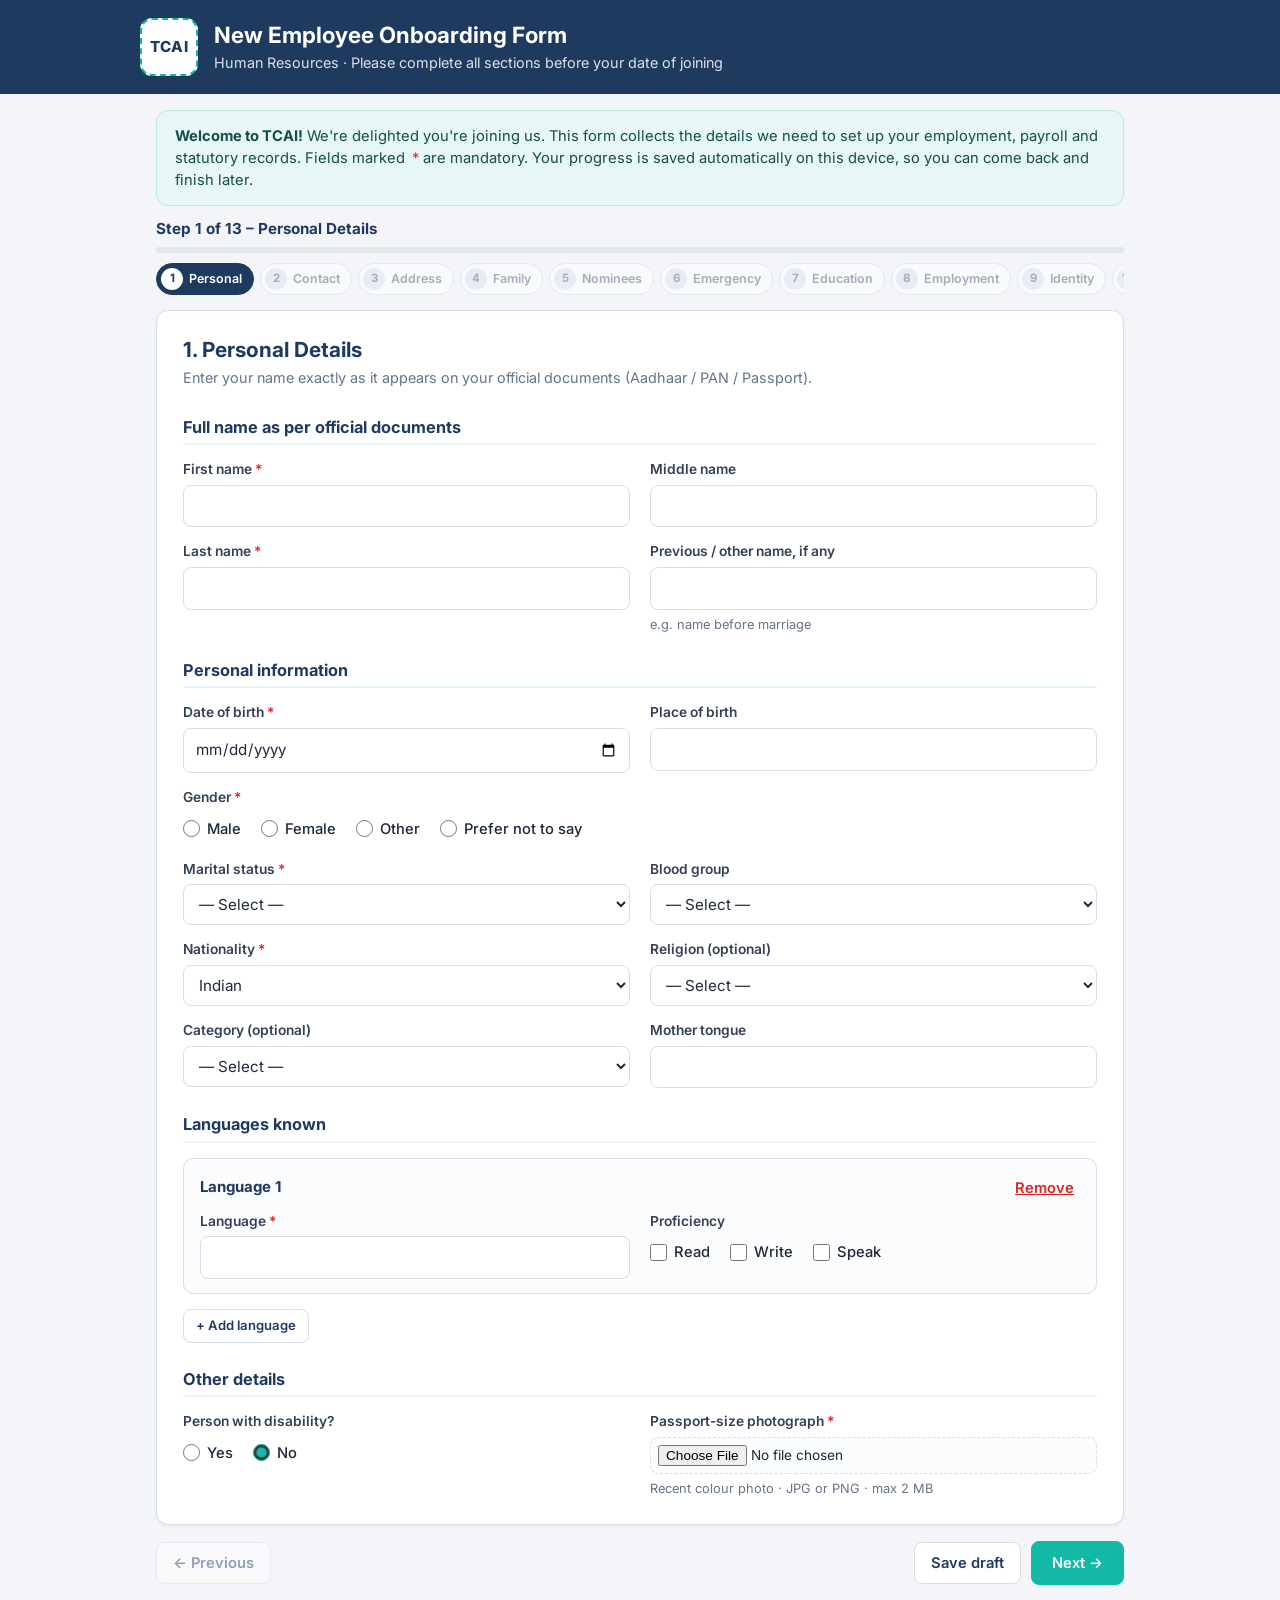
<file: app/templates/onboarding.html>
<!DOCTYPE html>
<html lang="en">
<head>
<meta charset="UTF-8">
<meta name="viewport" content="width=device-width, initial-scale=1">
<title>TCAI – New Employee Onboarding Form</title>
<!--
==========================================================================
 TCAI – NEW EMPLOYEE ONBOARDING FORM
==========================================================================
 A self-contained onboarding form (HTML + CSS + vanilla JS). Open this file
 in any modern browser – no build step or server is required.

 HOW IT WORKS
 - The form is defined declaratively in the SECTIONS array (search for
   "FORM SCHEMA"). To add / remove / rename a field, edit that array only;
   rendering, validation, review page and JSON export follow automatically.
 - Every change is auto-saved to localStorage (key: tcai_onboarding_draft_v1).
   Uploaded files are NOT stored in drafts (browser storage limits/privacy).
 - On submit a reference number (TCAI-ONB-YYYYMMDD-XXXX) is generated and the
   candidate can download the data as JSON or print / save it as a PDF.

 CONNECTING TO A BACKEND
 Replace the local-only behaviour in submitForm() with a POST to your API.
 A ready-to-use placeholder is included (commented out) inside submitForm():

   const fd = new FormData();
   fd.append('payload', JSON.stringify(buildPayload()));
   Object.entries(files).forEach(([key, file]) => fd.append(key, file, file.name));
   const res = await fetch('/api/onboarding', { method: 'POST', body: fd });
   if (!res.ok) throw new Error('Submission failed');
   const { referenceNumber } = await res.json();   // let the server issue the ref no.

 The server should re-validate every field, store files securely, and
 encrypt sensitive values (Aadhaar, PAN, bank account) at rest.
 Sensitive values are never written to the browser console by this page.
==========================================================================
-->
<link rel="preconnect" href="https://fonts.googleapis.com">
<link href="https://fonts.googleapis.com/css2?family=Inter:wght@400;500;600;700;800&display=swap" rel="stylesheet">
<style>
  :root{
    --navy:#1F3A5F; --navy-2:#2B4C77; --teal:#14B8A6; --teal-d:#0F8F82; --teal-l:#E6F7F5;
    --bg:#F3F5F8; --card:#FFFFFF; --text:#1E293B; --muted:#64748B; --border:#D7DEE7;
    --err:#DC2626; --warn:#B45309; --ok:#15803D; --radius:12px;
  }
  *{box-sizing:border-box}
  html{scroll-padding-top:150px}
  body{margin:0;font-family:Inter,system-ui,-apple-system,"Segoe UI",Roboto,Arial,sans-serif;font-size:15px;line-height:1.5;color:var(--text);background:var(--bg)}
  h1,h2,h3,h4{line-height:1.25}

  /* ---------- Header ---------- */
  .topbar{background:var(--navy);color:#fff;padding:18px 16px}
  .topbar-in{max-width:1000px;margin:0 auto;display:flex;gap:16px;align-items:center}
  .logo{width:58px;height:58px;flex:none;border-radius:12px;background:#fff;color:var(--navy);display:grid;place-items:center;font-weight:800;letter-spacing:.5px;border:2px dashed var(--teal);font-size:.95rem}
  .topbar h1{margin:0;font-size:1.4rem;font-weight:700}
  .topbar p{margin:3px 0 0;opacity:.85;font-size:.9rem}

  /* ---------- Layout ---------- */
  .app{max-width:1000px;margin:0 auto;padding:0 16px}
  .welcome{margin:16px 0 0;padding:14px 18px;background:var(--teal-l);border:1px solid #BCE9E3;border-radius:var(--radius);font-size:.92rem;color:#134E4A}
  .stepper-wrap{position:sticky;top:0;z-index:20;background:var(--bg);padding:12px 0 8px;border-bottom:1px solid transparent}
  .step-label{font-weight:700;color:var(--navy);font-size:.95rem;margin-bottom:6px}
  .progress{height:6px;background:#E2E8F0;border-radius:99px;overflow:hidden}
  .progress>div{height:100%;background:var(--teal);border-radius:99px;transition:width .3s ease}
  .progress.big{height:10px;margin:8px 0 14px}
  .stepper{list-style:none;margin:10px 0 0;padding:0 0 6px;display:flex;gap:6px;overflow-x:auto;scrollbar-width:thin}
  .st{display:flex;align-items:center;gap:6px;border:1px solid var(--border);background:#fff;border-radius:99px;padding:4px 11px 4px 4px;font:inherit;font-size:.78rem;font-weight:600;color:var(--muted);cursor:pointer;white-space:nowrap}
  .st .dot{width:22px;height:22px;border-radius:50%;display:grid;place-items:center;background:#E2E8F0;font-size:.72rem;font-weight:700}
  .st.done{color:var(--navy);border-color:#9ED9D1}
  .st.done .dot{background:var(--teal);color:#fff}
  .st.current{background:var(--navy);border-color:var(--navy);color:#fff}
  .st.current .dot{background:#fff;color:var(--navy)}
  .st:disabled{cursor:not-allowed;opacity:.55}

  .card{background:var(--card);border:1px solid var(--border);border-radius:var(--radius);padding:26px;box-shadow:0 1px 3px rgba(15,23,42,.06)}
  .sec-title{margin:0;color:var(--navy);font-size:1.3rem}
  .sec-intro{margin:4px 0 0;color:var(--muted);font-size:.9rem}
  .sec-err{margin-top:14px;padding:10px 14px;border-radius:8px;background:#FEF2F2;border:1px solid #FECACA;color:var(--err);font-size:.88rem;font-weight:500}
  .sec-err[hidden]{display:none}

  /* ---------- Fields ---------- */
  .grid{display:grid;grid-template-columns:repeat(2,minmax(0,1fr));gap:14px 20px;margin-top:16px}
  .field{display:flex;flex-direction:column;gap:5px;min-width:0}
  .field.full{grid-column:1/-1}
  .field[hidden]{display:none}
  label{font-weight:600;font-size:.86rem;color:#334155}
  .req{color:var(--err);margin-left:3px}
  input[type=text],input[type=email],input[type=url],input[type=number],input[type=date],input[type=month],input[type=tel],input[type=password],select,textarea{
    width:100%;font:inherit;font-size:.95rem;padding:9px 11px;border:1px solid var(--border);border-radius:8px;background:#fff;color:var(--text);min-height:40px}
  textarea{resize:vertical}
  input:focus,select:focus,textarea:focus{outline:3px solid rgba(20,184,166,.3);outline-offset:0;border-color:var(--teal)}
  button:focus-visible{outline:3px solid rgba(20,184,166,.5);outline-offset:2px}
  input:disabled,select:disabled,textarea:disabled,input[readonly]{background:#EEF1F5;color:#64748B}
  input:disabled,select:disabled,textarea:disabled{cursor:not-allowed}
  .invalid input,.invalid select,.invalid textarea,.invalid .tags{border-color:var(--err)}
  .invalid.checkbox-field .choice{border-color:var(--err)}
  .err{color:var(--err);font-size:.8rem;font-weight:500}
  .warn{color:var(--warn);font-size:.8rem}
  .hint{color:var(--muted);font-size:.8rem}
  .err:empty,.warn:empty,.hint:empty{display:none}
  .heading h3{margin:12px 0 0;font-size:1.02rem;color:var(--navy);padding-bottom:6px;border-bottom:2px solid var(--teal-l)}
  .heading.hr-head h3{color:#7C2D12;border-color:#FED7AA}
  .muted{color:var(--muted);font-size:.86rem;margin:2px 0 0}
  .note{margin:0;padding:10px 14px;border-radius:8px;background:#F1F5F9;border-left:4px solid var(--navy-2);font-size:.86rem;color:#334155}
  .note.conf{background:#FFF7ED;border-color:#F59E0B}
  .note.hr{background:#FFF7ED;border-color:#EA580C}
  .choice-row{display:flex;flex-wrap:wrap;gap:8px 20px;padding:5px 0}
  .choice{display:inline-flex;align-items:center;gap:7px;font-weight:500;font-size:.92rem;color:var(--text);cursor:pointer}
  .choice input{width:17px;height:17px;margin:0;accent-color:var(--teal);flex:none}
  .checkbox-field .choice{align-items:flex-start;background:#F8FAFC;border:1px solid var(--border);border-radius:8px;padding:12px 14px}
  .checkbox-field .choice input{margin-top:3px}
  .input-group{display:flex;gap:6px}
  .input-group .cc{width:96px;flex:none}
  .input-group input{flex:1;min-width:0}

  .file-box{display:flex;flex-direction:column;gap:6px}
  .file-box input[type=file]{font:inherit;font-size:.85rem;padding:7px;border:1px dashed var(--border);border-radius:8px;background:#FBFCFE;width:100%}
  .file-chip{display:flex;align-items:center;justify-content:space-between;gap:8px;padding:6px 10px;background:var(--teal-l);border-radius:8px;font-size:.84rem;word-break:break-all}
  .photo-preview{width:110px;height:140px;object-fit:cover;border-radius:8px;border:1px solid var(--border)}
  .sig-preview{max-width:220px;max-height:80px;object-fit:contain;border:1px solid var(--border);border-radius:6px;background:#fff}

  .tags{display:flex;flex-wrap:wrap;gap:6px;align-items:center;padding:6px 8px;border:1px solid var(--border);border-radius:8px;background:#fff;min-height:40px;cursor:text}
  .tags input{border:0;outline:0;flex:1;min-width:140px;font:inherit;font-size:.92rem;padding:4px}
  .tag{display:inline-flex;align-items:center;gap:4px;background:var(--navy);color:#fff;border-radius:99px;padding:2px 4px 2px 10px;font-size:.8rem}
  .tag button{border:0;background:rgba(255,255,255,.2);color:#fff;border-radius:50%;width:18px;height:18px;line-height:1;cursor:pointer;padding:0}

  .repeat .rep-row{border:1px solid var(--border);border-radius:10px;padding:14px 16px;background:#FBFCFE;margin-top:10px}
  .rep-row-head{display:flex;justify-content:space-between;align-items:center;gap:10px;color:var(--navy)}
  .rep-row .grid{margin-top:8px}
  .repeat>.btn-ghost{align-self:flex-start;margin-top:10px}
  .total{padding:10px 14px;border-radius:8px;font-size:.9rem}
  .total.ok{background:#F0FDF4;color:var(--ok);border:1px solid #BBF7D0}
  .total.bad{background:#FEF2F2;color:var(--err);border:1px solid #FECACA}

  .cl-head{display:flex;justify-content:space-between;align-items:baseline;color:var(--navy)}
  .checklist{list-style:none;padding:0;margin:0;display:grid;grid-template-columns:repeat(2,minmax(0,1fr));gap:6px 18px}
  .checklist li{display:flex;align-items:center;gap:10px;font-size:.88rem;padding:6px 0;border-bottom:1px solid #EEF2F6}
  .badge{flex:none;font-size:.7rem;font-weight:700;padding:2px 8px;border-radius:99px;min-width:72px;text-align:center}
  .checklist .ok .badge{background:#DCFCE7;color:var(--ok)}
  .checklist .pending .badge{background:#FEF3C7;color:#92400E}
  .checklist .opt .badge{background:#E2E8F0;color:var(--muted)}

  /* ---------- Buttons ---------- */
  .btn-primary,.btn-ghost,.btn-link{font:inherit;font-weight:600;cursor:pointer;border-radius:8px;font-size:.92rem}
  .btn-primary{background:var(--teal);color:#fff;border:1px solid var(--teal);padding:10px 20px}
  .btn-primary:hover{background:var(--teal-d)}
  .btn-ghost{background:#fff;color:var(--navy);border:1px solid var(--border);padding:9px 16px}
  .btn-ghost:hover{border-color:var(--navy)}
  .btn-ghost:disabled{opacity:.45;cursor:not-allowed}
  .btn-link{background:none;border:0;color:var(--navy-2);padding:4px 6px;text-decoration:underline}
  .btn-link.danger{color:var(--err)}
  .sm{padding:6px 12px;font-size:.82rem}
  .actions{display:flex;gap:10px;align-items:center;flex-wrap:wrap;padding:16px 0 40px}
  .spacer{flex:1}
  .btn-row{display:flex;gap:10px;flex-wrap:wrap;justify-content:center}

  /* ---------- Review ---------- */
  .rv-top{display:flex;gap:18px;align-items:center;margin-top:10px}
  .rv-photo{width:90px;height:115px;object-fit:cover;border-radius:8px;border:1px solid var(--border)}
  .rv-sec{border:1px solid var(--border);border-radius:10px;padding:14px 18px;margin-top:14px}
  .rv-head{display:flex;justify-content:space-between;align-items:center;gap:10px}
  .rv-head h3{margin:0;color:var(--navy);font-size:1.05rem}
  .rv-sec h4{margin:12px 0 4px;font-size:.88rem;color:var(--navy-2);text-transform:uppercase;letter-spacing:.03em}
  .rv{display:grid;grid-template-columns:minmax(150px,240px) 1fr;gap:3px 16px;margin:6px 0;font-size:.88rem}
  .rv dt{color:var(--muted)}
  .rv dd{margin:0;word-break:break-word;font-weight:500}
  .rv-row{border-left:3px solid var(--teal-l);padding-left:12px;margin:8px 0}
  .rv-row-t{font-weight:700;font-size:.85rem;color:var(--navy)}

  /* ---------- Confirmation ---------- */
  .confirm{text-align:center;padding:24px 8px}
  .big-check{width:72px;height:72px;margin:0 auto 10px;border-radius:50%;background:var(--teal);color:#fff;display:grid;place-items:center;font-size:2.2rem;font-weight:700}
  .confirm h2{color:var(--navy);margin:8px 0}
  .refbox{display:inline-flex;flex-direction:column;gap:2px;margin:16px 0;padding:14px 28px;border:2px dashed var(--teal);border-radius:12px;color:var(--muted);font-size:.85rem}
  .refbox strong{font-size:1.4rem;color:var(--navy);letter-spacing:.04em}

  /* ---------- Modal / toast ---------- */
  .modal{position:fixed;inset:0;background:rgba(15,23,42,.5);display:grid;place-items:center;z-index:50;padding:16px}
  .modal[hidden]{display:none}
  .modal-card{background:#fff;border-radius:14px;padding:24px;max-width:440px;width:100%;box-shadow:0 20px 50px rgba(0,0,0,.25)}
  .modal-card h2{margin:0 0 6px;color:var(--navy);font-size:1.2rem}
  .modal-card .btn-row{justify-content:flex-end;margin-top:18px}
  .toast{position:fixed;left:50%;bottom:20px;transform:translateX(-50%) translateY(20px);background:var(--navy);color:#fff;padding:10px 18px;border-radius:10px;font-size:.88rem;opacity:0;pointer-events:none;transition:.25s;z-index:60;max-width:calc(100% - 32px)}
  .toast.show{opacity:1;transform:translateX(-50%) translateY(0)}

  #printView{display:none}

  @media (max-width:720px){
    .grid,.checklist{grid-template-columns:1fr}
    .card{padding:18px 16px}
    .topbar h1{font-size:1.1rem}
    .st{padding:4px}
    .st .st-l{display:none}
    .st.current{padding-right:11px}
    .st.current .st-l{display:inline}
    .rv{grid-template-columns:1fr;gap:0}
    .rv dd{margin-bottom:6px}
    .actions .btn-primary,.actions .btn-ghost{flex:1}
    .actions .spacer{display:none}
  }

  /* ---------- Print ---------- */
  @media print{
    @page{
      size:A4; margin:20mm 14mm 16mm;
      @top-center{content:"TCAI – New Employee Onboarding Form";font-size:9pt;color:#555}
      @bottom-right{content:"Page " counter(page) " of " counter(pages);font-size:9pt;color:#555}
    }
    body{background:#fff;font-size:10.5pt}
    .topbar,.app,.modal,.toast{display:none !important}
    #printView{display:block}
    .pv-head{display:flex;gap:14px;align-items:center;border-bottom:2px solid var(--navy);padding-bottom:10px;margin-bottom:6px}
    .pv-head h1{margin:0;font-size:15pt;color:var(--navy)}
    .pv-head p{margin:2px 0 0;font-size:9pt}
    .rv-sec{break-inside:auto;border-color:#bbb}
    .rv-row,.rv dt,.rv dd{break-inside:avoid}
    .rv{grid-template-columns:200px 1fr}
    .pv-sign{display:flex;justify-content:space-between;gap:40px;margin-top:50px;break-inside:avoid}
    .pv-sign div{flex:1;border-top:1px solid #333;padding-top:6px;font-size:9pt;text-align:center}
    button{display:none !important}
  }
</style>
</head>
<body>

<header class="topbar">
  <div class="topbar-in">
    <div class="logo" aria-label="TCAI logo placeholder">TCAI</div>
    <div>
      <h1>New Employee Onboarding Form</h1>
      <p>Human Resources · Please complete all sections before your date of joining</p>
    </div>
  </div>
</header>

<div class="app" id="app">
  <div class="welcome">
    <strong>Welcome to TCAI!</strong> We're delighted you're joining us. This form collects the details we need to set up your employment, payroll and statutory records.
    Fields marked <span class="req">*</span> are mandatory. Your progress is saved automatically on this device, so you can come back and finish later.
  </div>

  <nav class="stepper-wrap" aria-label="Form progress">
    <div class="step-label" id="stepLabel"></div>
    <div class="progress" aria-hidden="true"><div id="progressBar"></div></div>
    <ol class="stepper" id="stepper"></ol>
  </nav>

  <main class="card" id="formArea" aria-live="polite"></main>
  <div class="actions" id="actions"></div>
</div>

<div id="printView"></div>

<div class="modal" id="resumeModal" hidden>
  <div class="modal-card" role="dialog" aria-modal="true" aria-labelledby="rmTitle">
    <h2 id="rmTitle">Resume your saved draft?</h2>
    <p id="rmText" style="margin:0"></p>
    <p class="muted">Uploaded files are not saved in drafts – you will need to attach them again.</p>
    <div class="btn-row">
      <button type="button" class="btn-ghost" id="rmNo">Start fresh</button>
      <button type="button" class="btn-primary" id="rmYes">Yes, resume</button>
    </div>
  </div>
</div>
<div class="toast" id="toast" role="status"></div>

<script>
'use strict';

/* =====================================================================
   CONSTANTS & HELPERS
   ===================================================================== */
const DRAFT_KEY = 'tcai_onboarding_draft_v1';
const MAX_FILE = 2 * 1024 * 1024;
const CY = new Date().getFullYear();
const YN = ['Yes', 'No'];
const STATES = ['Andaman and Nicobar Islands','Andhra Pradesh','Arunachal Pradesh','Assam','Bihar','Chandigarh','Chhattisgarh',
  'Dadra and Nagar Haveli and Daman and Diu','Delhi','Goa','Gujarat','Haryana','Himachal Pradesh','Jammu and Kashmir','Jharkhand',
  'Karnataka','Kerala','Ladakh','Lakshadweep','Madhya Pradesh','Maharashtra','Manipur','Meghalaya','Mizoram','Nagaland','Odisha',
  'Puducherry','Punjab','Rajasthan','Sikkim','Tamil Nadu','Telangana','Tripura','Uttar Pradesh','Uttarakhand','West Bengal','Outside India'];
const COUNTRY_CODES = ['+91','+1','+44','+61','+65','+971','+966','+974','+968','+49','+33','+81','+86','+977','+880','+94'];
const RELATIONS = ['Spouse','Father','Mother','Son','Daughter','Brother','Sister','Other'];

const RX = {
  mobile: /^[6-9]\d{9}$/,
  email: /^[^\s@]+@[^\s@]+\.[^\s@]{2,}$/,
  pin: /^[1-9]\d{5}$/,
  aadhaar: /^[2-9]\d{11}$/,
  pan: /^[A-Z]{5}[0-9]{4}[A-Z]$/,
  ifsc: /^[A-Z]{4}0[A-Z0-9]{6}$/,
  name: /^[A-Za-z][A-Za-z .']*$/,
};
const NAME_MSG = 'Use letters, spaces, dots and apostrophes only.';

const esc = s => String(s ?? '').replace(/[&<>"']/g, c => ({'&':'&amp;','<':'&lt;','>':'&gt;','"':'&quot;',"'":'&#39;'}[c]));
const isEmpty = v => v == null || v === '' || v === false || (Array.isArray(v) && v.length === 0) || (typeof v === 'string' && !v.trim());
function todayStr(){ const t = new Date(); return `${t.getFullYear()}-${String(t.getMonth()+1).padStart(2,'0')}-${String(t.getDate()).padStart(2,'0')}`; }
function parseDate(s){ if (!s) return null; const [y,m,d] = String(s).split('-').map(Number); return y ? new Date(y, (m||1)-1, d||1) : null; }
function ageOn(dob){ const b = parseDate(dob); if (!b) return null; const r = new Date(); let a = r.getFullYear() - b.getFullYear();
  if (r.getMonth() < b.getMonth() || (r.getMonth() === b.getMonth() && r.getDate() < b.getDate())) a--; return a; }
const isMinor = dob => { const a = ageOn(dob); return a !== null && a < 18; };
function monthsBetween(a, b){ const x = parseDate(a), y = parseDate(b || todayStr()); if (!x || !y || y < x) return 0;
  let m = (y.getFullYear()-x.getFullYear())*12 + (y.getMonth()-x.getMonth()); if (y.getDate() < x.getDate()) m--; return Math.max(0, m); }
const fmtYM = m => `${Math.floor(m/12)} year${Math.floor(m/12) === 1 ? '' : 's'} ${m%12} month${m%12 === 1 ? '' : 's'}`;
function fmtDate(s){ if (!s) return ''; const p = s.split('-'); return p.length === 3 ? `${p[2]}-${p[1]}-${p[0]}` : p.length === 2 ? `${p[1]}/${p[0]}` : s; }
const notFuture = v => v > todayStr() ? 'Date cannot be in the future.' : '';
function mask(v, kind){ v = String(v); return kind === 'aadhaar' ? 'XXXX-XXXX-' + v.slice(-4) : 'X'.repeat(Math.max(0, v.length-4)) + v.slice(-4); }
const ROW_META = ['level','_req','score_type','cgpa_scale','mode'];
const rowFilled = r => Object.entries(r || {}).some(([k, v]) => !ROW_META.includes(k) && !isEmpty(v));

/* Field builders */
let _auto = 0;
const F = (type, name, label, o = {}) => Object.assign({ type, name, label }, o);
const txt = (n, l, o) => F('text', n, l, o);
const nameF = (n, l, o) => F('text', n, l, Object.assign({ pattern: [RX.name, NAME_MSG] }, o));
const date = (n, l, o) => F('date', n, l, o);
const sel = (n, l, options, o) => F('select', n, l, Object.assign({ options }, o));
const radio = (n, l, options, o) => F('radio', n, l, Object.assign({ options }, o));
const phone = (n, l, o) => F('phone', n, l, o);
const num = (n, l, o) => F('number', n, l, o);
const file = (n, l, o) => F('file', n, l, Object.assign({ accept: '.pdf,.jpg,.jpeg,.png', hint: 'PDF, JPG or PNG · max 2 MB' }, o));
const heading = (label, o) => F('heading', '_h' + (_auto++), label, o);
const note = (html, o) => F('note', '_n' + (_auto++), html, o);
const computed = (compute, o) => F('computed', '_c' + (_auto++), '', Object.assign({ compute, full: true }, o));

function addressFields(prefix, mirror){
  const m = (k, o = {}) => mirror ? Object.assign(o, { mirror: mirror + k, lockIf: d => !!d.same_addr }) : o;
  return [
    txt(prefix+'house', 'House / Flat no. & building', m('house', { required: true })),
    txt(prefix+'street', 'Street / Area / Locality', m('street', { required: true })),
    txt(prefix+'landmark', 'Landmark', m('landmark')),
    txt(prefix+'city', 'City / Town / Village', m('city', { required: true })),
    txt(prefix+'district', 'District', m('district', { required: true })),
    sel(prefix+'state', 'State / Union Territory', STATES, m('state', { required: true })),
    txt(prefix+'pin', 'PIN code', m('pin', { required: true, digits: true, maxlength: 6, inputmode: 'numeric',
      validate: (v, d) => (d[prefix+'country'] || 'India').trim().toLowerCase() === 'india' && !RX.pin.test(v) ? 'Enter a valid 6-digit PIN code.' : '' })),
    txt(prefix+'country', 'Country', m('country', { required: true, default: 'India' })),
  ];
}

const eduReq = (d, r) => !!r._req || rowFilled(r);
const shareTotal = d => (d.nominees || []).reduce((s, n) => s + (Number(n.share) || 0), 0);
const totalExpMonths = d => (d.employers || []).reduce((s, r) => s + monthsBetween(r.doj, r.current ? todayStr() : r.dol), 0);
const fullName = d => [d.first_name, d.middle_name, d.last_name].filter(x => x && x.trim()).join(' ');

/* =====================================================================
   FORM SCHEMA
   Field options: required (bool | fn(data,row)), star, showIf(data,row), pattern [re,msg],
   validate(v,data,row) -> msg, warn(v,data,row) -> msg, hint, hintFn, default, full,
   upper, digits, sensitive, mask, noPaste, maxToday, hr (HR-only, disabled), mirror/lockIf.
   ===================================================================== */
const SECTIONS = [
  { id: 'personal', title: 'Personal Details', short: 'Personal',
    intro: 'Enter your name exactly as it appears on your official documents (Aadhaar / PAN / Passport).',
    fields: [
      heading('Full name as per official documents'),
      nameF('first_name', 'First name', { required: true }),
      nameF('middle_name', 'Middle name'),
      nameF('last_name', 'Last name', { required: true }),
      nameF('other_name', 'Previous / other name, if any', { hint: 'e.g. name before marriage' }),
      heading('Personal information'),
      date('dob', 'Date of birth', { required: true, maxToday: true,
        validate: v => notFuture(v) || (ageOn(v) < 18 ? 'You must be at least 18 years old.' : ''),
        hintFn: d => d.dob && ageOn(d.dob) >= 0 ? `Age: ${ageOn(d.dob)} years` : '' }),
      txt('birth_place', 'Place of birth'),
      radio('gender', 'Gender', ['Male','Female','Other','Prefer not to say'], { required: true, full: true }),
      sel('marital', 'Marital status', ['Single','Married','Divorced','Widowed','Separated'], { required: true }),
      date('marriage_date', 'Date of marriage', { showIf: d => d.marital === 'Married', maxToday: true,
        validate: (v, d) => d.dob && v <= d.dob ? 'Date of marriage must be after date of birth.' : '' }),
      sel('blood_group', 'Blood group', ['A+','A-','B+','B-','AB+','AB-','O+','O-',"Don't know"]),
      sel('nationality', 'Nationality', ['Indian','Other'], { required: true, default: 'Indian' }),
      txt('nationality_other', 'Specify nationality', { required: true, showIf: d => d.nationality === 'Other' }),
      sel('religion', 'Religion (optional)', ['Hindu','Muslim','Christian','Sikh','Buddhist','Jain','Parsi','Other','Prefer not to say']),
      sel('category', 'Category (optional)', ['General','OBC','SC','ST','EWS','Other']),
      txt('mother_tongue', 'Mother tongue'),
      F('repeat', 'languages', 'Languages known', { initial: () => [{}], addLabel: 'Add language', skipEmptyRow: true,
        rowTitle: (r, i) => `Language ${i+1}`,
        fields: [
          txt('lang', 'Language', { required: (d, r) => !isEmpty(r.skills), star: true }),
          F('checks', 'skills', 'Proficiency', { options: ['Read','Write','Speak'] }),
        ] }),
      heading('Other details'),
      radio('disability', 'Person with disability?', YN, { default: 'No' }),
      txt('disability_type', 'Type of disability', { required: true, showIf: d => d.disability === 'Yes' }),
      num('disability_pct', 'Disability percentage (%)', { required: true, min: 1, max: 100, showIf: d => d.disability === 'Yes' }),
      file('photo', 'Passport-size photograph', { required: true, accept: '.jpg,.jpeg,.png', preview: 'photo', hint: 'Recent colour photo · JPG or PNG · max 2 MB' }),
    ] },

  { id: 'contact', title: 'Contact Details', short: 'Contact',
    fields: [
      phone('mobile', 'Mobile number', { required: true }),
      phone('alt_mobile', 'Alternate mobile number'),
      F('checkbox', 'whatsapp_same', 'My WhatsApp number is the same as my mobile number', { default: true }),
      phone('whatsapp', 'WhatsApp number', { mirror: 'mobile', lockIf: d => !!d.whatsapp_same }),
      F('email', 'email', 'Personal email ID', { required: true, placeholder: 'name@example.com' }),
      txt('landline', 'Landline (optional)', { pattern: [/^[0-9 +\-()]{6,20}$/, 'Enter a valid landline number.'], placeholder: 'e.g. 040-12345678' }),
      F('url', 'linkedin', 'LinkedIn profile URL (optional)', { placeholder: 'https://www.linkedin.com/in/…' }),
      F('url', 'portfolio', 'GitHub / portfolio URL (optional)', { placeholder: 'https://github.com/…' }),
    ] },

  { id: 'address', title: 'Address Details', short: 'Address',
    fields: [
      heading('A. Permanent address'),
      ...addressFields('perm_'),
      heading('B. Address for correspondence / current address'),
      F('checkbox', 'same_addr', 'Same as permanent address'),
      ...addressFields('corr_', 'perm_'),
      heading('C. Residence details'),
      sel('residence_type', 'Residence type at current address', ['Own','Rented','Family','Paying guest','Company-provided']),
      F('month', 'stay_since', 'Staying at current address since', {
        validate: v => v > todayStr().slice(0, 7) ? 'Date cannot be in the future.' : '' }),
    ] },

  { id: 'family', title: 'Family Details', short: 'Family',
    fields: [
      heading("Father's details"),
      nameF('father_name', "Father's name", { required: true }),
      date('father_dob', "Father's date of birth", { maxToday: true }),
      txt('father_occ', "Father's occupation"),
      radio('father_status', 'Status', ['Living','Deceased'], { default: 'Living' }),
      phone('father_phone', "Father's contact number", { showIf: d => d.father_status !== 'Deceased' }),
      heading("Mother's details"),
      nameF('mother_name', "Mother's name", { required: true }),
      date('mother_dob', "Mother's date of birth", { maxToday: true }),
      txt('mother_occ', "Mother's occupation"),
      radio('mother_status', 'Status', ['Living','Deceased'], { default: 'Living' }),
      phone('mother_phone', "Mother's contact number", { showIf: d => d.mother_status !== 'Deceased' }),
      heading('Spouse details', { showIf: d => d.marital === 'Married' }),
      nameF('spouse_name', "Spouse's name", { required: true, showIf: d => d.marital === 'Married' }),
      date('spouse_dob', "Spouse's date of birth", { maxToday: true, showIf: d => d.marital === 'Married' }),
      txt('spouse_occ', "Spouse's occupation", { showIf: d => d.marital === 'Married' }),
      txt('spouse_employer', "Spouse's employer", { showIf: d => d.marital === 'Married' }),
      phone('spouse_phone', "Spouse's contact number", { showIf: d => d.marital === 'Married' }),
      F('repeat', 'children', 'Children', { addLabel: 'Add child', emptyText: 'No children added.', rowTitle: (r, i) => `Child ${i+1}`,
        fields: [
          nameF('name', 'Name', { required: true }),
          sel('gender', 'Gender', ['Male','Female','Other']),
          date('dob', 'Date of birth', { required: true, maxToday: true }),
        ] }),
      F('repeat', 'siblings', 'Siblings', { addLabel: 'Add sibling', emptyText: 'No siblings added.', rowTitle: (r, i) => `Sibling ${i+1}`,
        fields: [
          nameF('name', 'Name', { required: true }),
          sel('relation', 'Relationship', ['Brother','Sister'], { required: true }),
          num('age', 'Age', { min: 0, max: 120 }),
          txt('occupation', 'Occupation'),
        ] }),
      heading('Dependents for medical insurance'),
      F('dynchecks', 'dependents', 'Select family members to be covered under group medical insurance', { full: true,
        empty: 'Enter family member names above to see them here.',
        options: d => {
          const o = [];
          if (d.father_name && d.father_status !== 'Deceased') o.push(`Father – ${d.father_name}`);
          if (d.mother_name && d.mother_status !== 'Deceased') o.push(`Mother – ${d.mother_name}`);
          if (d.marital === 'Married' && d.spouse_name) o.push(`Spouse – ${d.spouse_name}`);
          (d.children || []).forEach(c => { if (c.name) o.push(`Child – ${c.name}`); });
          return o;
        } }),
    ] },

  { id: 'nominee', title: 'Nominee Details', short: 'Nominees',
    intro: 'Nominees for Provident Fund (PF), Gratuity and Group Insurance. You may add more than one nominee.',
    validate: d => shareTotal(d) !== 100 ? `Nominee shares must total exactly 100% (currently ${shareTotal(d)}%).` : '',
    fields: [
      F('repeat', 'nominees', 'Nominees', { min: 1, initial: () => [{}], addLabel: 'Add nominee', rowTitle: (r, i) => `Nominee ${i+1}`,
        fields: [
          nameF('name', 'Nominee name', { required: true }),
          sel('relation', 'Relationship', RELATIONS, { required: true }),
          date('dob', 'Date of birth', { required: true, maxToday: true,
            hintFn: (d, r) => r.dob && ageOn(r.dob) >= 0 ? `Age: ${ageOn(r.dob)} years${isMinor(r.dob) ? ' – minor, guardian details required' : ''}` : '' }),
          phone('phone', 'Contact number'),
          txt('address', 'Address', { full: true }),
          num('share', 'Share (%)', { required: true, min: 1, max: 100 }),
          nameF('guardian_name', 'Guardian name', { required: true, showIf: (d, r) => isMinor(r.dob) }),
          txt('guardian_relation', 'Guardian relationship with nominee', { required: true, showIf: (d, r) => isMinor(r.dob) }),
        ] }),
      computed(d => { const t = shareTotal(d);
        return `<div class="total ${t === 100 ? 'ok' : 'bad'}">Total share allocated: <b>${t}%</b> ${t === 100 ? '✓' : '— must equal 100%'}</div>`; }),
    ] },

  { id: 'emergency', title: 'Emergency Contacts', short: 'Emergency',
    fields: [
      heading('Emergency contact 1'),
      nameF('ec1_name', 'Name', { required: true }),
      txt('ec1_rel', 'Relationship', { required: true }),
      phone('ec1_mobile', 'Mobile number', { required: true }),
      phone('ec1_alt', 'Alternate mobile number'),
      F('textarea', 'ec1_addr', 'Address', { full: true }),
      heading('Emergency contact 2 (optional)'),
      nameF('ec2_name', 'Name'),
      txt('ec2_rel', 'Relationship'),
      phone('ec2_mobile', 'Mobile number'),
      phone('ec2_alt', 'Alternate mobile number'),
      F('textarea', 'ec2_addr', 'Address', { full: true }),
      heading('Medical information'),
      note('<strong>Confidential.</strong> This information is shared only with HR and used only in a medical emergency.', { tone: 'conf' }),
      F('textarea', 'medical', 'Known medical conditions / allergies (optional)', { full: true, rows: 3 }),
    ] },

  { id: 'education', title: 'Educational Qualifications', short: 'Education',
    fields: [
      F('repeat', 'education', 'Academic qualifications', {
        sub: '10th, 12th / Diploma and Graduation are mandatory. Fill Post-graduation / Doctorate only if applicable – leave those rows blank otherwise.',
        initial: () => [
          { level: '10th / SSC', _req: true, score_type: 'Percentage', mode: 'Full-time' },
          { level: '12th / Intermediate / Diploma', _req: true, score_type: 'Percentage', mode: 'Full-time' },
          { level: 'Graduation', _req: true, score_type: 'Percentage', mode: 'Full-time' },
          { level: 'Post-graduation', score_type: 'Percentage' },
          { level: 'Doctorate / Other', score_type: 'Percentage' },
        ],
        newRow: () => ({ score_type: 'Percentage' }), canRemove: r => !r._req, skipEmptyRow: true,
        addLabel: 'Add qualification', rowTitle: (r, i) => r.level || `Qualification ${i+1}`,
        fields: [
          txt('level', 'Qualification / Degree', { required: eduReq, star: true }),
          txt('spec', 'Specialization / Stream / Branch'),
          txt('institute', 'School / College name', { required: eduReq, star: true }),
          txt('board', 'Board / University', { required: eduReq, star: true }),
          sel('mode', 'Mode', ['Full-time','Part-time','Distance']),
          num('yoj', 'Year of joining', { min: 1950, max: CY + 1 }),
          num('yop', 'Year of passing', { required: eduReq, star: true, min: 1950, max: CY + 6,
            validate: (v, d, r) => r.yoj && Number(v) < Number(r.yoj) ? 'Year of passing cannot be earlier than year of joining.' : '' }),
          sel('score_type', 'Score type', ['Percentage','CGPA']),
          sel('cgpa_scale', 'CGPA out of', ['10','5','4'], { required: eduReq, star: true, showIf: (d, r) => r.score_type === 'CGPA' }),
          num('score', 'Percentage / CGPA', { required: eduReq, star: true, step: '0.01',
            validate: (v, d, r) => { const n = Number(v), max = r.score_type === 'CGPA' ? Number(r.cgpa_scale || 10) : 100;
              return n < 0 || n > max ? `Enter a value between 0 and ${max}.` : ''; } }),
          radio('backlogs', 'Backlogs / arrears pending?', YN),
          file('cert', 'Certificate / marksheet'),
        ] }),
      F('repeat', 'certs', 'Certifications / courses / trainings', { addLabel: 'Add certification', emptyText: 'No certifications added.',
        rowTitle: (r, i) => r.name || `Certification ${i+1}`,
        fields: [
          txt('name', 'Certification / course name', { required: true }),
          txt('org', 'Issuing organisation'),
          num('year', 'Year', { min: 1950, max: CY }),
          F('month', 'valid_till', 'Valid till'),
          file('file', 'Certificate upload'),
        ] }),
      heading('Skills & achievements'),
      F('tags', 'tech_skills', 'Technical skills', { full: true, placeholder: 'e.g. Python, SQL, Machine Learning – press Enter after each' }),
      F('tags', 'soft_skills', 'Soft skills', { full: true, placeholder: 'e.g. Communication, Leadership – press Enter after each' }),
      F('textarea', 'achievements', 'Academic projects, publications or achievements (optional)', { full: true, rows: 3 }),
    ] },

  { id: 'employment', title: 'Employment History', short: 'Employment',
    fields: [
      radio('fresher', 'Are you a fresher?', YN, { required: true, full: true }),
      F('repeat', 'employers', 'Previous employers (latest first)', { min: 1, initial: () => [{}], showIf: d => d.fresher === 'No',
        addLabel: 'Add employer', rowTitle: (r, i) => r.company || `Employer ${i+1}`,
        fields: [
          txt('company', 'Company name', { required: true }),
          txt('designation', 'Designation', { required: true }),
          sel('emp_type', 'Employment type', ['Full-time','Contract','Intern']),
          txt('location', 'Location'),
          date('doj', 'Date of joining', { required: true, maxToday: true }),
          F('checkbox', 'current', 'I am currently working here'),
          date('dol', 'Date of leaving', { required: true, maxToday: true, showIf: (d, r) => !r.current,
            validate: (v, d, r) => r.doj && v < r.doj ? 'Date of leaving cannot be before date of joining.' : '' }),
          num('ctc', 'Last drawn CTC (annual, ₹)', { required: true, min: 0 }),
          F('textarea', 'reason', 'Reason for leaving', { required: true, full: true }),
          txt('mgr', 'Reporting manager name & contact'),
          F('email', 'hr_email', 'HR contact email'),
          file('offer', 'Offer letter'),
          file('relieve', 'Relieving / experience letter', { showIf: (d, r) => !r.current }),
          file('payslips', 'Last 3 payslips (single PDF)', { accept: '.pdf' , hint: 'PDF · max 2 MB' }),
        ] }),
      computed(d => `<div class="total ok">Total experience: <b>${fmtYM(totalExpMonths(d))}</b> (calculated from the dates above)</div>`,
        { showIf: d => d.fresher === 'No', review: 'Total experience', reviewVal: d => fmtYM(totalExpMonths(d)) }),
      radio('gap', 'Career gap of more than 3 months?', YN, { showIf: d => d.fresher === 'No' }),
      F('textarea', 'gap_reason', 'Reason for career gap', { required: true, full: true, showIf: d => d.fresher === 'No' && d.gap === 'Yes' }),
      F('repeat', 'references', 'Professional references', { initial: () => [{}, {}], max: 2, showIf: d => d.fresher === 'No', skipEmptyRow: true,
        addLabel: 'Add reference', rowTitle: (r, i) => `Reference ${i+1}`,
        fields: [
          nameF('name', 'Name'),
          txt('designation', 'Designation'),
          txt('company', 'Company'),
          phone('phone', 'Phone'),
          F('email', 'email', 'Email'),
          txt('how', 'How do they know you?'),
        ] }),
    ] },

  { id: 'identity', title: 'Identity & Statutory Details', short: 'Identity',
    intro: 'Sensitive numbers are hidden as you type – use "Show" to check what you entered.',
    fields: [
      heading('Aadhaar & PAN'),
      txt('aadhaar', 'Aadhaar number', { required: true, sensitive: true, digits: true, maxlength: 12, inputmode: 'numeric', mask: 'aadhaar',
        pattern: [RX.aadhaar, 'Enter a valid 12-digit Aadhaar number.'] }),
      file('aadhaar_file', 'Aadhaar card copy', { required: true }),
      txt('pan', 'PAN', { required: true, upper: true, maxlength: 10, mask: 'last4', pattern: [RX.pan, 'Enter a valid PAN (format AAAAA9999A).'] }),
      file('pan_file', 'PAN card copy', { required: true }),
      nameF('pan_name', 'Name exactly as on PAN', { required: true, full: true }),
      heading('Passport & other IDs (optional)'),
      txt('passport_no', 'Passport number', { upper: true, maxlength: 9, pattern: [/^[A-Z][0-9]{7}$/, 'Enter a valid passport number (e.g. A1234567).'] }),
      txt('passport_place', 'Place of issue', { showIf: d => !isEmpty(d.passport_no) }),
      date('passport_issue', 'Date of issue', { maxToday: true, required: true, showIf: d => !isEmpty(d.passport_no) }),
      date('passport_expiry', 'Date of expiry', { required: true, showIf: d => !isEmpty(d.passport_no),
        validate: (v, d) => d.passport_issue && v <= d.passport_issue ? 'Expiry date must be after the date of issue.' : '' }),
      file('passport_file', 'Passport copy (first & last page)', { showIf: d => !isEmpty(d.passport_no) }),
      txt('dl_no', 'Driving licence number', { upper: true }),
      date('dl_expiry', 'Driving licence expiry', { showIf: d => !isEmpty(d.dl_no) }),
      txt('voter_id', 'Voter ID', { upper: true }),
      heading('PF / ESIC'),
      txt('uan', 'UAN (Universal Account Number)', { digits: true, maxlength: 12, inputmode: 'numeric', hint: 'If you were previously employed',
        pattern: [/^\d{12}$/, 'UAN must be 12 digits.'] }),
      txt('pf_no', 'Previous PF account number', { upper: true }),
      txt('esic', 'ESIC number (if applicable)', { digits: true, maxlength: 17, inputmode: 'numeric', pattern: [/^\d{10,17}$/, 'Enter a valid ESIC number.'] }),
      heading('Work authorisation', { showIf: d => d.nationality === 'Other' }),
      txt('visa_type', 'Visa / work-permit type', { required: true, showIf: d => d.nationality === 'Other' }),
      txt('visa_no', 'Visa / work-permit number', { required: true, upper: true, showIf: d => d.nationality === 'Other' }),
      date('visa_expiry', 'Visa / work-permit expiry', { required: true, showIf: d => d.nationality === 'Other',
        validate: v => v < todayStr() ? 'Your visa / work permit has expired.' : '' }),
    ] },

  { id: 'bank', title: 'Bank Details', short: 'Bank',
    intro: 'Your salary will be credited to this account. The account must be in your own name.',
    fields: [
      nameF('acc_name', 'Account holder name', { required: true, full: true,
        warn: (v, d) => d.pan_name && v.trim().toLowerCase() !== d.pan_name.trim().toLowerCase() ? '⚠ This differs from the name on your PAN – please double-check.' : '' }),
      txt('bank_name', 'Bank name', { required: true }),
      txt('branch', 'Branch name', { required: true }),
      txt('acc_no', 'Account number', { required: true, sensitive: true, digits: true, maxlength: 18, inputmode: 'numeric', mask: 'last4',
        pattern: [/^\d{9,18}$/, 'Account number must be 9 to 18 digits.'] }),
      txt('acc_no_confirm', 'Confirm account number', { required: true, sensitive: true, digits: true, maxlength: 18, inputmode: 'numeric', noPaste: true, noReview: true,
        hint: 'Please re-type – pasting is disabled', validate: (v, d) => v !== d.acc_no ? 'Account numbers do not match.' : '' }),
      txt('ifsc', 'IFSC code', { required: true, upper: true, maxlength: 11, pattern: [RX.ifsc, 'Enter a valid IFSC (e.g. SBIN0001234).'] }),
      sel('acc_type', 'Account type', ['Savings','Salary','Current']),
      file('bank_proof', 'Cancelled cheque / first page of passbook', { required: true, full: true }),
    ] },

  { id: 'joining', title: 'Joining Details', short: 'Joining',
    fields: [
      txt('position', 'Position / designation offered', { required: true }),
      txt('department', 'Department / team', { required: true }),
      txt('work_location', 'Work location', { required: true }),
      txt('offer_ref', 'Offer letter reference number'),
      date('offer_accept', 'Date of offer acceptance', { maxToday: true }),
      date('doj', 'Date of joining', { required: true }),
      radio('referred', 'Referred by a TCAI employee?', YN),
      nameF('ref_emp_name', 'Referring employee name', { required: true, showIf: d => d.referred === 'Yes' }),
      txt('ref_emp_id', 'Referring employee ID', { required: true, upper: true, showIf: d => d.referred === 'Yes' }),
      sel('source', 'How did you hear about TCAI?', ['Job portal','LinkedIn','Referral','Campus','Consultant','Company website','Other']),
      heading('Preferences (optional)'),
      sel('laptop', 'Laptop OS preference', ['Windows','macOS','Linux','No preference']),
      sel('tshirt', 'T-shirt size', ['XS','S','M','L','XL','XXL','XXXL']),
      sel('food', 'Food preference', ['Vegetarian','Non-vegetarian','Vegan','Jain','Eggetarian']),
      heading('HR use only', { hr: true, cls: 'hr-head' }),
      note('<strong>To be filled by HR.</strong> Candidates cannot edit these fields.', { tone: 'hr', hr: true }),
      txt('hr_emp_id', 'Employee ID', { hr: true, placeholder: 'To be filled by HR' }),
      F('email', 'hr_official_email', 'Official email ID', { hr: true, placeholder: 'To be filled by HR' }),
      txt('hr_manager', 'Reporting manager', { hr: true, placeholder: 'To be filled by HR' }),
      sel('hr_emp_type', 'Employment type', ['Permanent','Probation','Contract','Intern'], { hr: true }),
      txt('hr_probation', 'Probation period', { hr: true, placeholder: 'To be filled by HR' }),
      txt('hr_ctc', 'CTC', { hr: true, placeholder: 'To be filled by HR' }),
      F('checks', 'hr_docs', 'Documents verified', { hr: true, full: true, options: ['ID proof','Address proof','Education','Experience','Bank','PAN','Photographs'] }),
      txt('hr_verified_by', 'Verified by', { hr: true, placeholder: 'To be filled by HR' }),
      date('hr_verified_on', 'Verification date', { hr: true }),
    ] },

  { id: 'documents', title: 'Document Checklist', short: 'Documents',
    intro: 'The checklist below updates as you upload documents in earlier sections. You can add the remaining documents here.',
    fields: [
      file('address_proof', 'Address proof (if different from Aadhaar)'),
      file('offer_signed', 'Signed TCAI offer letter'),
      file('medical_cert', 'Medical fitness certificate (if required)'),
      computed(d => {
        const it = checklist(d), exp = it.filter(x => x.req), done = exp.filter(x => x.ok).length;
        const pct = exp.length ? Math.round(done / exp.length * 100) : 100;
        return `<div class="cl-head"><strong>${done} of ${exp.length} expected documents uploaded</strong><span>${pct}%</span></div>
          <div class="progress big"><div style="width:${pct}%"></div></div>
          <ul class="checklist">${it.map(x => `<li class="${x.ok ? 'ok' : (x.req ? 'pending' : 'opt')}"><span class="badge">${x.ok ? 'Uploaded' : (x.req ? 'Pending' : 'Optional')}</span>${esc(x.label)}</li>`).join('')}</ul>
          <p class="muted" style="margin-top:10px">Pending documents can be submitted to HR on your date of joining. Please bring originals of all documents for verification.</p>`;
      }, { review: 'Documents uploaded', reviewVal: d => { const e = checklist(d).filter(x => x.req); return `${e.filter(x => x.ok).length} of ${e.length}`; } }),
    ] },

  { id: 'declaration', title: 'Declarations & Consent', short: 'Declaration',
    fields: [
      radio('criminal', 'Is any criminal case or legal proceeding pending against you?', YN, { required: true, full: true }),
      F('textarea', 'criminal_details', 'Please provide details', { required: true, full: true, showIf: d => d.criminal === 'Yes' }),
      radio('prev_tcai', 'Have you previously worked with or applied to TCAI?', YN, { required: true, full: true }),
      F('textarea', 'prev_tcai_details', 'Please provide details (role, period, employee ID if any)', { required: true, full: true, showIf: d => d.prev_tcai === 'Yes' }),
      radio('relatives', 'Do you have relatives working at TCAI?', YN, { full: true }),
      nameF('relative_name', 'Relative name', { required: true, showIf: d => d.relatives === 'Yes' }),
      txt('relative_relation', 'Relationship', { required: true, showIf: d => d.relatives === 'Yes' }),
      heading('Declarations'),
      F('checkbox', 'decl_true', 'I declare that the information given above is true, complete and correct to the best of my knowledge. I understand that any false information or concealment of facts may lead to cancellation of my offer or termination of my employment without notice.', { required: true }),
      F('checkbox', 'decl_bgv', 'I consent to TCAI or its authorised agency verifying my education, employment, address, identity and criminal record.', { required: true }),
      F('checkbox', 'decl_dpdp', 'I consent to TCAI processing my personal data for employment purposes in line with the Digital Personal Data Protection Act, 2023.', { required: true }),
      F('checkbox', 'decl_conduct', "I agree to abide by TCAI's code of conduct, policies and confidentiality obligations.", { required: true }),
      heading('Signature'),
      txt('place', 'Place', { required: true }),
      date('sign_date', 'Date', { readonly: true }),
      txt('esign', 'Full name as e-signature', { required: true, hint: 'Type your full name exactly as entered in Section 1',
        validate: (v, d) => {
          const n = s => String(s || '').toLowerCase().replace(/\s+/g, ' ').trim();
          return [fullName(d), [d.first_name, d.last_name].filter(Boolean).join(' ')].map(n).includes(n(v))
            ? '' : 'E-signature must match your name as entered in Personal Details.'; } }),
      file('signature', 'Signature image (optional)', { accept: '.jpg,.jpeg,.png', preview: 'sig', hint: 'JPG or PNG · max 2 MB' }),
    ] },
];

/* Documents expected from the candidate (used by the checklist) */
function checklist(d){
  const it = [], add = (label, ok, req = true) => it.push({ label, ok: !!ok, req });
  add('Passport-size photograph', files.photo);
  add('Aadhaar card', files.aadhaar_file);
  add('PAN card', files.pan_file);
  add('Address proof', files.address_proof || files.aadhaar_file, false);
  (d.education || []).forEach((r, i) => { if (eduReq(d, r)) add(`${r.level || 'Qualification ' + (i+1)} – certificate`, files[`education.${i}.cert`]); });
  if (d.fresher === 'No') (d.employers || []).forEach((r, i) => {
    const n = r.company || `Employer ${i+1}`;
    if (!r.current) add(`Relieving / experience letter – ${n}`, files[`employers.${i}.relieve`]);
    add(`Payslips – ${n}`, files[`employers.${i}.payslips`]);
  });
  add('Bank proof (cheque / passbook)', files.bank_proof);
  if (!isEmpty(d.passport_no)) add('Passport copy', files.passport_file);
  add('Signed TCAI offer letter', files.offer_signed, false);
  add('Medical fitness certificate', files.medical_cert, false);
  return it;
}

/* =====================================================================
   STATE
   ===================================================================== */
let data = {}, files = {}, step = 0, maxStep = 0, submitted = null;
const $ = id => document.getElementById(id);
const formArea = $('formArea'), stepperEl = $('stepper'), actionsEl = $('actions');
const urlCache = new WeakMap();
const objURL = f => { if (!urlCache.has(f)) urlCache.set(f, URL.createObjectURL(f)); return urlCache.get(f); };

function getP(p){ const s = p.split('.'); if (s.length === 1) return data[p]; const r = (data[s[0]] || [])[+s[1]]; return r ? r[s[2]] : undefined; }
function setP(p, v){ const s = p.split('.'); if (s.length === 1) { data[p] = v; return; }
  data[s[0]] = data[s[0]] || []; data[s[0]][+s[1]] = data[s[0]][+s[1]] || {}; data[s[0]][+s[1]][s[2]] = v; }

function initDefaults(){
  SECTIONS.forEach(s => s.fields.forEach(fd => {
    if (fd.type === 'repeat') { if (!Array.isArray(data[fd.name])) data[fd.name] = fd.initial ? fd.initial() : []; }
    else if (fd.default !== undefined && data[fd.name] === undefined) data[fd.name] = fd.default;
  }));
  data.sign_date = todayStr();
}

function applyMirrors(){
  SECTIONS.forEach(s => s.fields.forEach(fd => {
    if (fd.mirror && fd.lockIf && fd.lockIf(data)) {
      data[fd.name] = data[fd.mirror];
      if (fd.type === 'phone') data[fd.name + '_cc'] = data[fd.mirror + '_cc'];
    }
  }));
}

/* Iterate every field of a section (including repeat rows) */
function walk(s, cb){
  s.fields.forEach(fd => {
    cb({ def: fd, path: fd.name, row: null, parent: null });
    if (fd.type === 'repeat') (data[fd.name] || []).forEach((row, i) =>
      fd.fields.forEach(cf => cb({ def: cf, path: `${fd.name}.${i}.${cf.name}`, row, parent: fd })));
  });
}
function isVisible(e){
  if (e.parent && e.parent.showIf && !e.parent.showIf(data)) return false;
  return !e.def.showIf || !!e.def.showIf(data, e.row || {});
}
function entryFor(p){ if (step >= SECTIONS.length) return null; let f = null; walk(SECTIONS[step], e => { if (e.path === p) f = e; }); return f; }

/* =====================================================================
   VALIDATION
   ===================================================================== */
function validateEntry(e){
  const d = e.def;
  if (!isVisible(e) || d.hr || ['heading','note','computed'].includes(d.type)) return '';
  if (d.type === 'repeat') { const n = (data[d.name] || []).length; return d.min && n < d.min ? `Please add at least ${d.min} entr${d.min > 1 ? 'ies' : 'y'}.` : ''; }
  const v = d.type === 'file' ? files[e.path] : getP(e.path), r = e.row || {};
  const req = typeof d.required === 'function' ? d.required(data, r) : !!d.required;
  if (isEmpty(v)) {
    if (!req) return '';
    if (d.type === 'checkbox') return 'Please tick this box to continue.';
    if (d.type === 'file') return 'Please upload this document.';
    if (['radio','select','checks','dynchecks'].includes(d.type)) return 'Please select an option.';
    return 'This field is required.';
  }
  if (d.type === 'file' || d.type === 'checkbox') return '';
  const s = typeof v === 'string' ? v.trim() : v;
  if (d.pattern && !d.pattern[0].test(s)) return d.pattern[1];
  if (d.type === 'email' && !RX.email.test(s)) return 'Enter a valid email address.';
  if (d.type === 'url') { try { const u = new URL(s); if (!/^https?:$/.test(u.protocol)) throw 0; } catch (_) { return 'Enter a valid URL starting with http:// or https://'; } }
  if (d.type === 'phone') {
    const cc = getP(e.path + '_cc') || '+91';
    if (cc === '+91' ? !RX.mobile.test(s) : !/^\d{6,15}$/.test(s))
      return cc === '+91' ? 'Enter a valid 10-digit Indian mobile number.' : 'Enter a valid phone number (6–15 digits).';
  }
  if (d.type === 'number') {
    const n = Number(s);
    if (!isFinite(n)) return 'Enter a valid number.';
    if (d.min != null && n < d.min) return `Minimum value is ${d.min}.`;
    if (d.max != null && n > d.max) return `Maximum value is ${d.max}.`;
  }
  if (d.type === 'date' && d.maxToday && s > todayStr()) return 'Date cannot be in the future.';
  return d.validate ? (d.validate(s, data, r) || '') : '';
}

function sectionErrors(i){
  applyMirrors();
  const errs = [];
  walk(SECTIONS[i], e => { const m = validateEntry(e); if (m) errs.push({ path: e.path, msg: m }); });
  return { errs, sec: SECTIONS[i].validate ? SECTIONS[i].validate(data) : '' };
}

function showErr(p, msg){
  const el = formArea.querySelector(`[data-err="${p}"]`); if (el) el.textContent = msg || '';
  const w = formArea.querySelector(`[data-w="${p}"]`); if (w) w.classList.toggle('invalid', !!msg);
  formArea.querySelectorAll(`[data-path="${p}"]`).forEach(i => i.setAttribute('aria-invalid', msg ? 'true' : 'false'));
}
const hasErr = p => !!(formArea.querySelector(`[data-err="${p}"]`) || {}).textContent;

function validateCurrent(){
  const { errs, sec } = sectionErrors(step);
  formArea.querySelectorAll('[data-err]').forEach(x => { x.textContent = ''; });
  formArea.querySelectorAll('.invalid').forEach(x => x.classList.remove('invalid'));
  errs.forEach(x => showErr(x.path, x.msg));
  const box = $('secErr');
  const msg = [errs.length ? `Please fix ${errs.length} highlighted field${errs.length > 1 ? 's' : ''} before continuing.` : '', sec].filter(Boolean).join(' ');
  if (box) { box.textContent = msg; box.hidden = !msg; }
  if (errs.length) {
    const w = formArea.querySelector(`[data-w="${errs[0].path}"]`);
    if (w) { w.scrollIntoView({ behavior: 'smooth', block: 'center' });
      const f = w.querySelector('input:not(:disabled),select:not(:disabled),textarea:not(:disabled)'); if (f) f.focus({ preventScroll: true }); }
  } else if (sec && box) box.scrollIntoView({ behavior: 'smooth', block: 'center' });
  return !msg;
}

/* =====================================================================
   RENDERING
   ===================================================================== */
function renderField(def, rep, idx, row){
  const p = rep ? `${rep}.${idx}.${def.name}` : def.name;
  const v = getP(p);
  const id = 'f_' + p.replace(/\./g, '_');
  const star = (def.required === true || def.star) ? '<span class="req" aria-hidden="true">*</span>' : '';
  const dis = def.hr ? 'disabled' : '';
  const common = `id="${id}" data-path="${p}" ${dis} ${def.readonly ? 'readonly' : ''}`;
  const full = def.full ? ' full' : '';
  let ctrl = '', extraAttr = '';

  switch (def.type) {
    case 'heading':
      return `<div class="field full heading ${def.cls || ''}" data-w="${p}"><h3>${esc(def.label)}</h3></div>`;
    case 'note':
      return `<div class="field full" data-w="${p}"><p class="note ${def.tone || ''}">${def.label}</p></div>`;
    case 'computed':
      return `<div class="field full" data-w="${p}"><div data-computed="${p}"></div></div>`;
    case 'checkbox':
      return `<div class="field full checkbox-field" data-w="${p}"><label class="choice"><input type="checkbox" ${common} ${v ? 'checked' : ''}><span>${esc(def.label)}${star}</span></label><div class="err" data-err="${p}" role="alert"></div></div>`;
    case 'text': case 'email': case 'url': case 'number': case 'date': case 'month': {
      const t = def.sensitive ? 'password' : def.type;
      const attrs = [
        def.placeholder && `placeholder="${esc(def.placeholder)}"`, def.maxlength && `maxlength="${def.maxlength}"`,
        def.inputmode && `inputmode="${def.inputmode}"`, def.upper && 'data-upper="1"', def.digits && 'data-digits="1"',
        def.noPaste && 'data-nopaste="1"', def.step && `step="${def.step}"`,
        def.type === 'number' && def.min != null && `min="${def.min}"`, def.type === 'number' && def.max != null && `max="${def.max}"`,
        def.maxToday && `max="${todayStr()}"`, `autocomplete="${def.sensitive ? 'off' : 'on'}"`,
      ].filter(Boolean).join(' ');
      ctrl = `<input type="${t}" ${common} value="${esc(v)}" ${attrs}>`;
      if (def.sensitive) ctrl = `<div class="input-group">${ctrl}<button type="button" class="btn-ghost sm" data-act="sens" data-target="${id}" aria-label="Show or hide ${esc(def.label)}">Show</button></div>`;
      break;
    }
    case 'textarea':
      ctrl = `<textarea ${common} rows="${def.rows || 2}">${esc(v)}</textarea>`; break;
    case 'select': {
      ctrl = `<select ${common}><option value="">— Select —</option>${def.options.map(o => `<option value="${esc(o)}"${o === v ? ' selected' : ''}>${esc(o)}</option>`).join('')}</select>`;
      break;
    }
    case 'radio':
      ctrl = `<div class="choice-row" role="radiogroup" aria-label="${esc(def.label)}">${def.options.map((o, i) =>
        `<label class="choice"><input type="radio" id="${i ? id + '_' + i : id}" name="${p}" value="${esc(o)}" data-path="${p}" ${o === v ? 'checked' : ''} ${dis}>${esc(o)}</label>`).join('')}</div>`;
      break;
    case 'checks': case 'dynchecks': {
      const opts = def.type === 'dynchecks' ? def.options(data) : def.options;
      const arr = Array.isArray(v) ? v : [];
      if (def.type === 'dynchecks') extraAttr = ` data-sig="${esc(opts.join('|'))}"`;
      ctrl = opts.length
        ? `<div class="choice-row">${opts.map((o, i) => `<label class="choice"><input type="checkbox" id="${i ? id + '_' + i : id}" data-path="${p}" data-multi="1" value="${esc(o)}" ${arr.includes(o) ? 'checked' : ''} ${dis}>${esc(o)}</label>`).join('')}</div>`
        : `<p class="muted">${esc(def.empty || 'No options available.')}</p>`;
      break;
    }
    case 'phone': {
      const cc = getP(p + '_cc') || '+91';
      ctrl = `<div class="input-group"><select class="cc" data-path="${p}_cc" aria-label="Country code for ${esc(def.label)}" ${dis}>${COUNTRY_CODES.map(c => `<option${c === cc ? ' selected' : ''}>${c}</option>`).join('')}</select>` +
             `<input type="tel" ${common} value="${esc(v)}" inputmode="numeric" maxlength="15" data-digits="1" autocomplete="tel-national"></div>`;
      break;
    }
    case 'file': {
      const fl = files[p];
      ctrl = `<div class="file-box"><input type="file" ${common} accept="${def.accept}">` +
        (fl ? `<div class="file-chip"><span>📎 ${esc(fl.name)} (${Math.max(1, Math.round(fl.size / 1024))} KB)</span><button type="button" class="btn-link danger" data-act="rmfile" data-path="${p}">Remove</button></div>` : '') +
        (fl && def.preview ? `<img class="${def.preview === 'sig' ? 'sig-preview' : 'photo-preview'}" src="${objURL(fl)}" alt="Preview of ${esc(def.label)}">` : '') + `</div>`;
      break;
    }
    case 'tags': {
      const arr = Array.isArray(v) ? v : [];
      ctrl = `<div class="tags" data-tags="${p}">${arr.map((t, i) => tagHTML(p, t, i)).join('')}<input type="text" id="${id}" data-tag="${p}" placeholder="${esc(def.placeholder || 'Type and press Enter')}"></div>`;
      break;
    }
  }
  const lbl = def.label ? `<label for="${id}">${esc(def.label)}${star}</label>` : '';
  return `<div class="field${full}" data-w="${p}"${extraAttr}>${lbl}${ctrl}<div class="hint" data-hint="${p}">${esc(def.hint || '')}</div><div class="warn" data-warn="${p}"></div><div class="err" data-err="${p}" role="alert"></div></div>`;
}
const tagHTML = (p, t, i) => `<span class="tag">${esc(t)}<button type="button" data-act="tagdel" data-path="${p}" data-i="${i}" aria-label="Remove ${esc(t)}">×</button></span>`;

function renderRepeat(def){
  const rows = data[def.name] || (data[def.name] = []);
  const canAdd = !def.max || rows.length < def.max;
  return `<div class="field full repeat" data-w="${def.name}">
    <div class="heading"><h3>${esc(def.label)}${def.min ? '<span class="req">*</span>' : ''}</h3></div>
    ${def.sub ? `<p class="muted">${esc(def.sub)}</p>` : ''}
    ${rows.length ? '' : `<p class="muted">${esc(def.emptyText || 'None added.')}</p>`}
    ${rows.map((row, i) => {
      const removable = (def.canRemove ? def.canRemove(row, i) : true) && rows.length > (def.min || 0);
      return `<div class="rep-row"><div class="rep-row-head"><strong>${esc(def.rowTitle ? def.rowTitle(row, i) : '#' + (i+1))}</strong>` +
        (removable ? `<button type="button" class="btn-link danger" data-act="del" data-rep="${def.name}" data-idx="${i}">Remove</button>` : '') +
        `</div><div class="grid">${def.fields.map(fd => renderField(fd, def.name, i, row)).join('')}</div></div>`;
    }).join('')}
    ${canAdd ? `<button type="button" class="btn-ghost sm" data-act="add" data-rep="${def.name}">+ ${esc(def.addLabel || 'Add')}</button>` : ''}
    <div class="err" data-err="${def.name}" role="alert"></div></div>`;
}

function render(){
  renderStepper();
  if (submitted) renderConfirm();
  else if (step === SECTIONS.length) renderReview();
  else {
    const s = SECTIONS[step];
    applyMirrors();
    formArea.innerHTML = `<h2 class="sec-title">${step + 1}. ${esc(s.title)}</h2>${s.intro ? `<p class="sec-intro">${esc(s.intro)}</p>` : ''}
      <div class="sec-err" id="secErr" role="alert" hidden></div>
      <div class="grid">${s.fields.map(fd => fd.type === 'repeat' ? renderRepeat(fd) : renderField(fd)).join('')}</div>`;
    updateDynamic();
  }
  renderActions();
}

/* Re-evaluates conditional visibility, computed blocks, hints, locks and warnings without re-rendering */
function updateDynamic(){
  if (submitted || step >= SECTIONS.length) return;
  applyMirrors();
  walk(SECTIONS[step], e => {
    let w = formArea.querySelector(`[data-w="${e.path}"]`); if (!w) return;
    const d = e.def;
    if (d.type === 'dynchecks') {
      const opts = d.options(data);
      if (w.dataset.sig !== opts.join('|')) {
        if (Array.isArray(data[d.name])) data[d.name] = data[d.name].filter(x => opts.includes(x));
        w.outerHTML = renderField(d); w = formArea.querySelector(`[data-w="${e.path}"]`);
      }
    }
    const vis = isVisible(e);
    w.hidden = !vis;
    if (d.type === 'computed') w.querySelector('[data-computed]').innerHTML = d.compute(data);
    if (d.hintFn) w.querySelector('[data-hint]').textContent = d.hintFn(data, e.row || {}) || d.hint || '';
    if (d.lockIf) {
      const locked = !!d.lockIf(data), el = w.querySelector(`[data-path="${e.path}"]`);
      if (locked) el.value = getP(e.path) ?? '';
      el.disabled = locked;
      if (d.type === 'phone') { const cc = w.querySelector(`[data-path="${e.path}_cc"]`); cc.value = getP(e.path + '_cc') || '+91'; cc.disabled = locked; }
      if (locked) showErr(e.path, '');
    }
    if (d.warn) { const v = getP(e.path); w.querySelector('[data-warn]').textContent = vis && !isEmpty(v) ? d.warn(v, data, e.row || {}) : ''; }
  });
}

function renderStepper(){
  const total = SECTIONS.length;
  const labels = [...SECTIONS.map(s => s.short || s.title), 'Review'];
  stepperEl.innerHTML = labels.map((l, i) => {
    const st = submitted ? 'done' : i === step ? 'current' : i <= maxStep ? 'done' : 'locked';
    const mark = (submitted || (i < maxStep && i !== step)) ? '✓' : i + 1;
    return `<li><button type="button" class="st ${st}" data-act="goto" data-i="${i}" ${st === 'locked' || submitted ? 'disabled' : ''} ${i === step ? 'aria-current="step"' : ''} title="${esc(l)}"><span class="dot">${mark}</span><span class="st-l">${esc(l)}</span></button></li>`;
  }).join('');
  $('stepLabel').textContent = submitted ? 'Form submitted' : step < total ? `Step ${step + 1} of ${total} – ${SECTIONS[step].title}` : 'Review & Submit';
  $('progressBar').style.width = (submitted ? 100 : Math.round(step / total * 100)) + '%';
  const cur = stepperEl.querySelector('.current');
  if (cur) stepperEl.scrollLeft = cur.offsetLeft - stepperEl.clientWidth / 2 + cur.clientWidth / 2;
}

function renderActions(){
  if (submitted) { actionsEl.innerHTML = ''; return; }
  const review = step === SECTIONS.length;
  const submitButton = isSubmitting
    ? `<button type="button" class="btn-primary" disabled>Submitting…</button>`
    : `<button type="button" class="btn-primary" data-act="submit">Submit form</button>`;
  actionsEl.innerHTML = `<button type="button" class="btn-ghost" data-act="prev" ${step === 0 || isSubmitting ? 'disabled' : ''}>← Previous</button>
    <span class="spacer"></span>
    <button type="button" class="btn-ghost" data-act="save" ${isSubmitting ? 'disabled' : ''}>Save draft</button>
    ${review ? submitButton
             : `<button type="button" class="btn-primary" data-act="next" ${isSubmitting ? 'disabled' : ''}>${step === SECTIONS.length - 1 ? 'Review →' : 'Next →'}</button>`}`;
}

/* ---------- Review ---------- */
function fmtVal(e){
  const d = e.def, v = d.type === 'file' ? files[e.path] : getP(e.path);
  if (d.type === 'file') return v ? esc(v.name) : '—';
  if (d.type === 'checkbox') return v ? 'Yes' : 'No';
  if (isEmpty(v)) return '—';
  if (Array.isArray(v)) return esc(v.join(', '));
  if (d.mask) return esc(mask(v, d.mask));
  if (d.type === 'phone') return esc(`${getP(e.path + '_cc') || '+91'} ${v}`);
  if (d.type === 'date' || d.type === 'month') return esc(fmtDate(v));
  if (d.type === 'number' && d.name === 'ctc') return '₹ ' + esc(Number(v).toLocaleString('en-IN'));
  return esc(v);
}

function reviewHTML(edit){
  return SECTIONS.map((s, i) => {
    let body = '', rows = '';
    const flush = () => { if (rows) { body += `<dl class="rv">${rows}</dl>`; rows = ''; } };
    s.fields.forEach(fd => {
      const e = { def: fd, path: fd.name, row: null, parent: null };
      if (!isVisible(e) || fd.hr || fd.noReview || fd.type === 'note') return;
      if (fd.type === 'heading') { flush(); body += `<h4>${esc(fd.label)}</h4>`; return; }
      if (fd.type === 'computed') { if (fd.review) rows += `<dt>${esc(fd.review)}</dt><dd>${esc(fd.reviewVal(data))}</dd>`; return; }
      if (fd.type === 'repeat') {
        flush(); body += `<h4>${esc(fd.label)}</h4>`;
        const list = (data[fd.name] || []).map((row, ri) => ({ row, ri })).filter(x => !fd.skipEmptyRow || x.row._req || rowFilled(x.row));
        if (!list.length) body += '<p class="muted">None</p>';
        list.forEach(({ row, ri }) => {
          let r = '';
          fd.fields.forEach(cf => { const ce = { def: cf, path: `${fd.name}.${ri}.${cf.name}`, row, parent: fd };
            if (isVisible(ce) && !cf.noReview) r += `<dt>${esc(cf.label)}</dt><dd>${fmtVal(ce)}</dd>`; });
          body += `<div class="rv-row"><div class="rv-row-t">${esc(fd.rowTitle ? fd.rowTitle(row, ri) : '#' + (ri+1))}</div><dl class="rv">${r}</dl></div>`;
        });
        return;
      }
      rows += `<dt>${esc(fd.label)}</dt><dd>${fmtVal(e)}</dd>`;
    });
    flush();
    return `<section class="rv-sec"><div class="rv-head"><h3>${i + 1}. ${esc(s.title)}</h3>${edit ? `<button type="button" class="btn-ghost sm" data-act="edit" data-i="${i}">Edit</button>` : ''}</div>${body}</section>`;
  }).join('');
}

function renderReview(){
  formArea.innerHTML = `<h2 class="sec-title">Review & Submit</h2>
    <p class="sec-intro">Please check every detail carefully. Use <strong>Edit</strong> to correct any section. Sensitive numbers are partly hidden for your security.</p>
    <div class="rv-top">${files.photo ? `<img class="rv-photo" src="${objURL(files.photo)}" alt="Candidate photograph">` : ''}
      <div><strong style="font-size:1.15rem;color:var(--navy)">${esc(fullName(data) || 'Candidate')}</strong>
      <div class="muted">${esc(data.position || '')}${data.department ? ' · ' + esc(data.department) : ''}${data.doj ? ' · Joining ' + esc(fmtDate(data.doj)) : ''}</div></div></div>
    ${reviewHTML(true)}`;
}

function renderConfirm(){
  formArea.innerHTML = `<div class="confirm"><div class="big-check" aria-hidden="true">✓</div>
    <h2>Thank you, ${esc(data.first_name || 'there')}!</h2>
    <p>Your onboarding form has been submitted successfully.</p>
    <div class="refbox">Your reference number<strong>${esc(submitted.ref)}</strong></div>
    <p class="muted">Please quote this reference number in all communication with TCAI HR, and bring the originals of all uploaded documents on your date of joining for verification.</p>
    <div class="btn-row" style="margin-top:20px">
      <button type="button" class="btn-primary" data-act="json">Download data as JSON</button>
      <button type="button" class="btn-ghost" data-act="print">Print / Save as PDF</button>
      <button type="button" class="btn-link" data-act="new">Start a new form</button>
    </div></div>`;
}

function printHTML(){
  return `<div class="pv-head"><div class="logo">TCAI</div><div><h1>TCAI – New Employee Onboarding Form</h1>
    <p>${submitted ? `Reference: <b>${esc(submitted.ref)}</b> · Submitted ${esc(new Date(submitted.at).toLocaleString('en-IN'))}` : 'Draft – not yet submitted'}</p></div>
    ${files.photo ? `<img class="rv-photo" style="margin-left:auto" src="${objURL(files.photo)}" alt="">` : ''}</div>
    ${reviewHTML(false)}
    <div class="pv-sign"><div>Candidate signature &amp; date</div><div>HR verification (name, signature &amp; date)</div></div>`;
}

/* =====================================================================
   NAVIGATION, DRAFTS, SUBMISSION
   ===================================================================== */
function go(i){
  step = Math.max(0, Math.min(i, SECTIONS.length));
  maxStep = Math.max(maxStep, step);
  render();
  window.scrollTo({ top: 0, behavior: 'smooth' });
  saveDraft();
}

let saveTimer;
const saveDraftSoon = () => { clearTimeout(saveTimer); saveTimer = setTimeout(saveDraft, 400); };
function saveDraft(manual){
  if (submitted) return;
  try {
    localStorage.setItem(DRAFT_KEY, JSON.stringify({ data, step, maxStep, savedAt: new Date().toISOString() }));
    if (manual) toast('Draft saved on this device. Uploaded files are not saved in drafts.');
  } catch (_) { if (manual) toast('Could not save the draft in this browser.'); }
}
function loadDraft(){ try { const s = localStorage.getItem(DRAFT_KEY); return s ? JSON.parse(s) : null; } catch (_) { return null; } }
function clearDraft(){ try { localStorage.removeItem(DRAFT_KEY); } catch (_) {} }

function buildPayload(){
  const clean = JSON.parse(JSON.stringify(data));
  (clean.education || []).forEach(r => delete r._req);
  return {
    referenceNumber: submitted ? submitted.ref : null,
    submittedAt: submitted ? submitted.at : null,
    candidate: clean,
    documents: Object.fromEntries(Object.entries(files).map(([k, f]) => [k, { name: f.name, size: f.size, type: f.type }])),
  };
}

let isSubmitting = false;

async function submitForm(){
  // Prevent duplicate submissions, including after a successful submission.
  if (isSubmitting || submitted) return;

  // Validate every section before submitting.
  for (let i = 0; i < SECTIONS.length; i++) {
    const { errs, sec } = sectionErrors(i);

    if (errs.length || sec) {
      step = i;
      render();
      validateCurrent();
      toast(`Please complete the highlighted items in "${SECTIONS[i].title}".`);
      return;
    }
  }

  isSubmitting = true;

  // Find the submit button and show its submitting state.
  const submitBtn = document.querySelector(
    '#actions button[data-act="submit"], #actions button[type="submit"]'
  );
  const originalText = submitBtn ? submitBtn.textContent : '';

  if (submitBtn) {
    submitBtn.disabled = true;
    submitBtn.textContent = 'Submitting...';
  }

  // Disable the other action buttons while the request is in progress.
  actionsEl.querySelectorAll('button').forEach(button => {
    button.disabled = true;
  });

  try {
    // Build multipart form data.
    const fd = new FormData();

    // Send candidate data and file metadata.
    fd.append('payload', JSON.stringify({
      submittedAt: new Date().toISOString(),
      candidate: JSON.parse(JSON.stringify(data)),
      documents: Object.fromEntries(
        Object.entries(files).map(([key, file]) => [
          key,
          {
            name: file.name,
            size: file.size,
            type: file.type
          }
        ])
      )
    }));

    // Send the actual uploaded files.
    Object.entries(files).forEach(([key, file]) => {
      fd.append(key, file, file.name);
    });

    // Send to Flask, retaining the current authenticated session.
    const response = await fetch('/api/onboarding', {
      method: 'POST',
      body: fd,
      credentials: 'same-origin',
      headers: { 'Accept': 'application/json' }
    });

    let result = {};
    const contentType = response.headers.get('content-type') || '';

    if (contentType.includes('application/json')) {
      result = await response.json();
    } else {
      const responseText = await response.text();
      if (!response.ok) {
        throw new Error(responseText || `Submission failed (${response.status}).`);
      }
    }

    if (!response.ok || result.success === false) {
      throw new Error(
        result.message || result.error || `Onboarding submission failed (${response.status}).`
      );
    }

    // Accept the reference-number field names used by the Flask API.
    const referenceNumber = result.referenceNumber || result.reference_number;

    if (!referenceNumber) {
      throw new Error('The server did not return a reference number.');
    }

    submitted = {
      ref: referenceNumber,
      at: result.submittedAt || result.submitted_at || new Date().toISOString()
    };

    // Clear the saved draft only after successful submission.
    clearDraft();

    // Show the confirmation screen.
    render();

    window.scrollTo({
      top: 0,
      behavior: 'smooth'
    });

  } catch (err) {
    console.error('Onboarding submission error:', err);
    submitted = null;

    toast(
      err && err.message
        ? err.message
        : 'Submission failed. Please check your connection and try again.'
    );

  } finally {
    // Always unlock submission and restore the action buttons.
    isSubmitting = false;

    if (!submitted) {
      renderActions();
    } else {
      renderActions();
    }

    if (submitBtn && submitBtn.isConnected) {
      submitBtn.disabled = false;
      submitBtn.textContent = originalText || 'Submit Form';
    }
  }
}

function downloadJSON(){
  const blob = new Blob([JSON.stringify(buildPayload(), null, 2)], { type: 'application/json' });
  const a = document.createElement('a');
  a.href = URL.createObjectURL(blob);
  a.download = `${submitted ? submitted.ref : 'tcai-onboarding-draft'}.json`;
  document.body.appendChild(a); a.click(); a.remove();
  setTimeout(() => URL.revokeObjectURL(a.href), 1000);
}

let toastTimer;
function toast(msg){ const t = $('toast'); t.textContent = msg; t.classList.add('show'); clearTimeout(toastTimer); toastTimer = setTimeout(() => t.classList.remove('show'), 3500); }

function reindexFiles(rep, idx){
  const nf = {};
  Object.entries(files).forEach(([k, f]) => {
    const m = k.match(/^([^.]+)\.(\d+)\.(.+)$/);
    if (m && m[1] === rep) { const i = +m[2]; if (i === idx) return; nf[i > idx ? `${rep}.${i - 1}.${m[3]}` : k] = f; }
    else nf[k] = f;
  });
  files = nf;
}

/* =====================================================================
   EVENTS
   ===================================================================== */
function onFieldEvent(ev){
  const el = ev.target, p = el.dataset.path;
  if (!p) return;
  if (el.type === 'file') { if (ev.type === 'change') onFile(el, p); return; }
  if (el.type === 'radio') { if (!el.checked) return; setP(p, el.value); }
  else if (el.type === 'checkbox') {
    setP(p, el.dataset.multi ? [...formArea.querySelectorAll(`input[data-multi][data-path="${p}"]:checked`)].map(x => x.value) : el.checked);
  } else {
    if (el.dataset.upper || el.dataset.digits) {
      const pos = el.selectionStart, before = el.value.length;
      el.value = el.dataset.digits ? el.value.replace(/\D/g, '') : el.value.toUpperCase();
      try { const np = Math.max(0, pos - (before - el.value.length)); el.setSelectionRange(np, np); } catch (_) {}
    }
    setP(p, el.value);
  }
  const base = p.replace(/_cc$/, ''), entry = entryFor(base);
  const immediate = ev.type === 'change' && (el.tagName === 'SELECT' || el.type === 'radio' || el.type === 'checkbox');
  if (entry && (immediate || hasErr(base))) showErr(base, validateEntry(entry));
  updateDynamic();
  saveDraftSoon();
}

function onFile(el, p){
  const f = el.files[0]; if (!f) return;
  const e = entryFor(p);
  const accept = (e && e.def.accept ? e.def.accept : '').split(',').map(s => s.trim().toLowerCase()).filter(Boolean);
  const ext = '.' + f.name.split('.').pop().toLowerCase();
  if (accept.length && !accept.includes(ext)) { el.value = ''; showErr(p, `Allowed file types: ${accept.map(a => a.slice(1).toUpperCase()).join(', ')}.`); return; }
  if (f.size > MAX_FILE) { el.value = ''; showErr(p, 'File is larger than 2 MB. Please upload a smaller file.'); return; }
  files[p] = f;
  render();
}

function addTag(el){
  const p = el.dataset.tag, parts = el.value.split(',').map(s => s.trim()).filter(Boolean);
  if (!parts.length) { el.value = ''; return; }
  const arr = Array.isArray(getP(p)) ? getP(p).slice() : [];
  parts.forEach(t => { if (!arr.some(x => x.toLowerCase() === t.toLowerCase())) arr.push(t); });
  setP(p, arr); el.value = ''; rerenderTags(p);
}
function rerenderTags(p){
  const c = formArea.querySelector(`[data-tags="${p}"]`); if (!c) return;
  c.querySelectorAll('.tag').forEach(t => t.remove());
  const inp = c.querySelector('input');
  (getP(p) || []).forEach((t, i) => inp.insertAdjacentHTML('beforebegin', tagHTML(p, t, i)));
  saveDraftSoon();
}

formArea.addEventListener('input', onFieldEvent);
formArea.addEventListener('change', onFieldEvent);
formArea.addEventListener('focusout', ev => {
  const el = ev.target;
  if (el.dataset.tag) { addTag(el); return; }
  const p = el.dataset.path; if (!p || el.type === 'file') return;
  const base = p.replace(/_cc$/, ''), e = entryFor(base);
  if (e) showErr(base, validateEntry(e));
});
formArea.addEventListener('keydown', ev => {
  const el = ev.target;
  if (!el.dataset.tag) return;
  if (ev.key === 'Enter' || ev.key === ',') { ev.preventDefault(); addTag(el); }
  else if (ev.key === 'Backspace' && !el.value) {
    const arr = (getP(el.dataset.tag) || []).slice(); if (arr.length) { arr.pop(); setP(el.dataset.tag, arr); rerenderTags(el.dataset.tag); }
  }
});
formArea.addEventListener('paste', ev => {
  if (ev.target.dataset && ev.target.dataset.nopaste) { ev.preventDefault(); toast('Please type the account number again – pasting is disabled for this field.'); }
});
formArea.addEventListener('click', ev => {
  const c = ev.target.closest('.tags'); if (c && ev.target === c) c.querySelector('input').focus();
});

document.addEventListener('click', ev => {
  const b = ev.target.closest('[data-act]'); if (!b || b.disabled) return;
  const a = b.dataset.act;
  switch (a) {
    case 'next': if (validateCurrent()) go(step + 1); break;
    case 'prev': go(step - 1); break;
    case 'goto': { const i = +b.dataset.i; if (i <= maxStep) go(i); break; }
    case 'edit': go(+b.dataset.i); break;
    case 'save': saveDraft(true); break;
    case 'submit': submitForm(); break;
    case 'json': downloadJSON(); break;
    case 'print': window.print(); break;
    case 'add': {
      const def = SECTIONS[step].fields.find(f => f.name === b.dataset.rep);
      data[def.name].push(def.newRow ? def.newRow() : {});
      render(); saveDraftSoon();
      const rows = formArea.querySelectorAll(`[data-w="${def.name}"] .rep-row`);
      const last = rows[rows.length - 1];
      if (last) { last.scrollIntoView({ behavior: 'smooth', block: 'center' }); const f = last.querySelector('input,select,textarea'); if (f) f.focus({ preventScroll: true }); }
      break;
    }
    case 'del': {
      const rep = b.dataset.rep, idx = +b.dataset.idx;
      data[rep].splice(idx, 1); reindexFiles(rep, idx); render(); saveDraftSoon(); break;
    }
    case 'sens': {
      const t = $(b.dataset.target); if (!t) break;
      t.type = t.type === 'password' ? 'text' : 'password';
      b.textContent = t.type === 'password' ? 'Show' : 'Hide'; break;
    }
    case 'rmfile': delete files[b.dataset.path]; render(); break;
    case 'tagdel': {
      const arr = (getP(b.dataset.path) || []).slice(); arr.splice(+b.dataset.i, 1);
      setP(b.dataset.path, arr); rerenderTags(b.dataset.path); break;
    }
    case 'new':
      if (!confirm('Start a new, empty onboarding form?')) break;
      data = {}; files = {}; submitted = null; step = 0; maxStep = 0;
      initDefaults(); render(); window.scrollTo({ top: 0 }); break;
  }
});

window.addEventListener('beforeprint', () => { $('printView').innerHTML = printHTML(); });

/* =====================================================================
   INIT
   ===================================================================== */
(function init(){
  initDefaults();
  const draft = loadDraft();
  if (draft && draft.data && Object.keys(draft.data).length) {
    $('rmText').textContent = `We found a draft saved on ${new Date(draft.savedAt).toLocaleString('en-IN')}. Would you like to continue where you left off?`;
    $('resumeModal').hidden = false;
    $('rmYes').focus();
    $('rmYes').onclick = () => {
      data = draft.data; initDefaults();
      maxStep = Math.min(draft.maxStep || 0, SECTIONS.length); step = Math.min(draft.step || 0, maxStep);
      $('resumeModal').hidden = true; render();
    };
    $('rmNo').onclick = () => { clearDraft(); $('resumeModal').hidden = true; render(); };
  }
  render();
})();
</script>
</body>
</html>
</file>
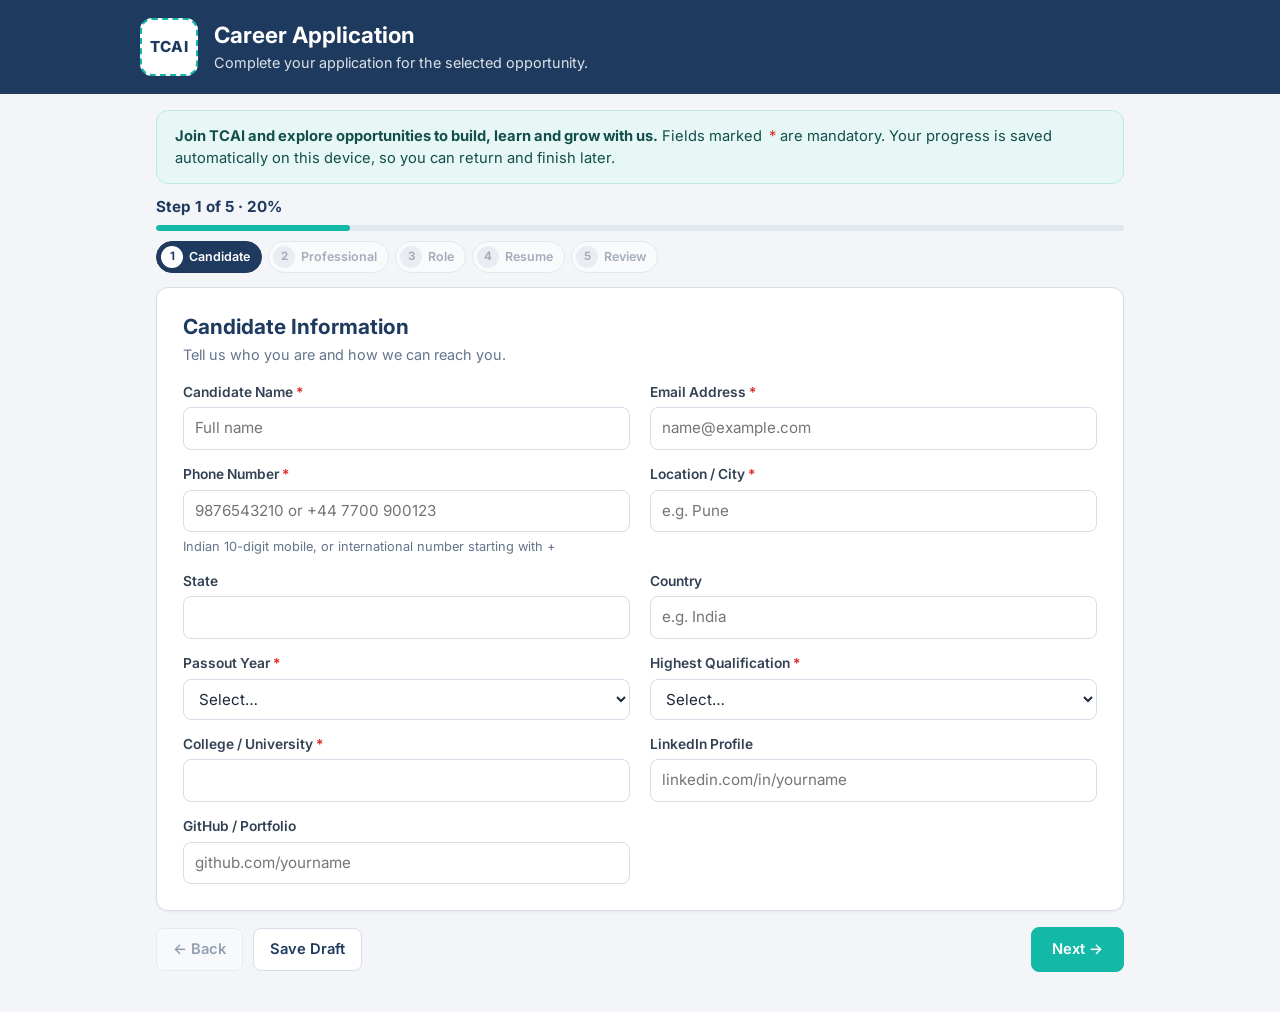
<file: app/templates/tcai_career_application.html>
<!DOCTYPE html>
<html lang="en">
<head>
<meta charset="UTF-8">
<meta name="viewport" content="width=device-width, initial-scale=1">
<title>TCAI – Career Application</title>
<!--
==========================================================================
 TCAI CAREER APPLICATION
 Frontend: HTML + CSS + Vanilla JavaScript
 Backend:  Flask → Google Apps Script
 Storage:  Google Sheets + Google Drive
==========================================================================
 - Opened through the Flask website. No build step, no framework.
 - Applications are submitted to Flask at /api/career. The Google Apps Script
   URL and API key remain server-side in Flask .env configuration.
 - The form is schema-driven (search "FORM SCHEMA"). Edit that array to change fields.
 - Drafts are auto-saved to localStorage (tcai_career_application_draft_v1).
   The resume file is NEVER stored in localStorage.
 - On submit the resume is converted to Base64 and POSTed with the candidate data
   as JSON to the Apps Script Web App. The full Apps Script backend (doPost) is
   included in a comment block at the very bottom of this file.
==========================================================================
-->
<link rel="preconnect" href="https://fonts.googleapis.com">
<link href="https://fonts.googleapis.com/css2?family=Inter:wght@400;500;600;700;800&display=swap" rel="stylesheet">
<style>
  :root{
    --navy:#1F3A5F; --navy-2:#2B4C77; --teal:#14B8A6; --teal-d:#0F8F82; --teal-l:#E6F7F5;
    --bg:#F3F5F8; --card:#FFFFFF; --text:#1E293B; --muted:#64748B; --border:#D7DEE7;
    --err:#DC2626; --warn:#B45309; --ok:#15803D; --radius:12px;
  }
  *{box-sizing:border-box}
  html{scroll-padding-top:150px}
  body{margin:0;font-family:Inter,system-ui,-apple-system,"Segoe UI",Roboto,Arial,sans-serif;font-size:15px;line-height:1.5;color:var(--text);background:var(--bg);overflow-x:hidden}
  h1,h2,h3,h4{line-height:1.25}

  .topbar{background:var(--navy);color:#fff;padding:18px 16px}
  .topbar-in{max-width:1000px;margin:0 auto;display:flex;gap:16px;align-items:center}
  .logo{width:58px;height:58px;flex:none;border-radius:12px;background:#fff;color:var(--navy);display:grid;place-items:center;font-weight:800;letter-spacing:.5px;border:2px dashed var(--teal);font-size:.95rem}
  .topbar h1{margin:0;font-size:1.4rem;font-weight:700}
  .topbar p{margin:3px 0 0;opacity:.85;font-size:.9rem}

  .app{max-width:1000px;margin:0 auto;padding:0 16px}
  .welcome{margin:16px 0 0;padding:14px 18px;background:var(--teal-l);border:1px solid #BCE9E3;border-radius:var(--radius);font-size:.92rem;color:#134E4A}
  .stepper-wrap{position:sticky;top:0;z-index:20;background:var(--bg);padding:12px 0 8px}
  .stepper-wrap[hidden]{display:none}
  .step-label{font-weight:700;color:var(--navy);font-size:.95rem;margin-bottom:6px}
  .progress{height:6px;background:#E2E8F0;border-radius:99px;overflow:hidden}
  .progress>div{height:100%;background:var(--teal);border-radius:99px;transition:width .3s ease}
  .stepper{list-style:none;margin:10px 0 0;padding:0 0 6px;display:flex;gap:6px;overflow-x:auto;scrollbar-width:thin}
  .st{display:flex;align-items:center;gap:6px;border:1px solid var(--border);background:#fff;border-radius:99px;padding:4px 11px 4px 4px;font:inherit;font-size:.78rem;font-weight:600;color:var(--muted);cursor:pointer;white-space:nowrap}
  .st .dot{width:22px;height:22px;border-radius:50%;display:grid;place-items:center;background:#E2E8F0;font-size:.72rem;font-weight:700}
  .st.done{color:var(--navy);border-color:#9ED9D1}
  .st.done .dot{background:var(--teal);color:#fff}
  .st.current{background:var(--navy);border-color:var(--navy);color:#fff}
  .st.current .dot{background:#fff;color:var(--navy)}
  .st:disabled{cursor:not-allowed;opacity:.55}

  .card{background:var(--card);border:1px solid var(--border);border-radius:var(--radius);padding:26px;box-shadow:0 1px 3px rgba(15,23,42,.06)}
  .sec-title{margin:0;color:var(--navy);font-size:1.3rem}
  .sec-intro{margin:4px 0 0;color:var(--muted);font-size:.9rem}
  .sec-err{margin-top:14px;padding:10px 14px;border-radius:8px;background:#FEF2F2;border:1px solid #FECACA;color:var(--err);font-size:.88rem;font-weight:500}
  .sec-err:empty{display:none}
  .grid{display:grid;grid-template-columns:repeat(2,minmax(0,1fr));gap:14px 20px;margin-top:16px}
  .field{display:flex;flex-direction:column;gap:5px;min-width:0}
  .field.full{grid-column:1/-1}
  label,.lbl{font-weight:600;font-size:.86rem;color:#334155}
  .req{color:var(--err);margin-left:3px}
  input[type=text],input[type=email],input[type=url],input[type=number],input[type=date],input[type=tel],select,textarea{
    width:100%;font:inherit;font-size:.95rem;padding:9px 11px;border:1px solid var(--border);border-radius:8px;background:#fff;color:var(--text);min-height:40px}
  textarea{resize:vertical}
  input:focus,select:focus,textarea:focus{outline:3px solid rgba(20,184,166,.3);outline-offset:0;border-color:var(--teal)}
  button:focus-visible,.vh:focus+label,.vh:focus-visible+label{outline:3px solid rgba(20,184,166,.5);outline-offset:2px}
  input:disabled,select:disabled,textarea:disabled{background:#EEF1F5;color:#64748B;cursor:not-allowed}
  .invalid input,.invalid select,.invalid textarea,.invalid .tags,.invalid .upload{border-color:var(--err)}
  .err{color:var(--err);font-size:.8rem;font-weight:500}
  .warn{color:var(--warn);font-size:.8rem}
  .hint{color:var(--muted);font-size:.8rem}
  .err:empty,.warn:empty,.hint:empty{display:none}
  .heading h3{margin:12px 0 0;font-size:1.02rem;color:var(--navy);padding-bottom:6px;border-bottom:2px solid var(--teal-l)}
  .muted{color:var(--muted);font-size:.86rem;margin:2px 0 0}
  .note{margin:0;padding:10px 14px;border-radius:8px;background:#F1F5F9;border-left:4px solid var(--navy-2);font-size:.86rem;color:#334155}
  .choice-row{display:flex;flex-wrap:wrap;gap:8px 20px;padding:5px 0}
  .choice{display:inline-flex;align-items:center;gap:7px;font-weight:500;font-size:.92rem;color:var(--text);cursor:pointer}
  .choice input{width:17px;height:17px;margin:0;accent-color:var(--teal);flex:none}
  .checkbox-field .choice{align-items:flex-start;background:#F8FAFC;border:1px solid var(--border);border-radius:8px;padding:12px 14px}
  .checkbox-field .choice input{margin-top:3px}
  .invalid.checkbox-field .choice{border-color:var(--err)}

  .vh{position:absolute;width:1px;height:1px;overflow:hidden;clip:rect(0 0 0 0);white-space:nowrap}
  .upload{border:2px dashed var(--border);border-radius:var(--radius);background:#FBFCFE;padding:24px 16px;text-align:center}
  .upload strong{display:block;color:var(--navy);font-size:1.05rem}
  .upload .hint{margin:4px 0 14px}
  .upload label.btn-ghost{display:inline-block}
  .file-chip{display:flex;align-items:center;justify-content:space-between;gap:10px;padding:12px 14px;background:var(--teal-l);border:1px solid #BCE9E3;border-radius:10px;font-size:.9rem;text-align:left;word-break:break-all}
  .file-chip small{display:block;color:var(--muted)}

  .tags{display:flex;flex-wrap:wrap;gap:6px;align-items:center;padding:6px 8px;border:1px solid var(--border);border-radius:8px;background:#fff;min-height:40px;cursor:text}
  .tags:focus-within{outline:3px solid rgba(20,184,166,.3);border-color:var(--teal)}
  .tags input{border:0!important;outline:0!important;flex:1;min-width:140px;font:inherit;font-size:.92rem;padding:4px!important;min-height:0!important;width:auto!important}
  .tag{display:inline-flex;align-items:center;gap:4px;background:var(--navy);color:#fff;border-radius:99px;padding:2px 4px 2px 10px;font-size:.8rem}
  .tag button{border:0;background:rgba(255,255,255,.2);color:#fff;border-radius:50%;width:18px;height:18px;line-height:1;cursor:pointer;padding:0}

  .btn-primary,.btn-ghost,.btn-link{font:inherit;font-weight:600;cursor:pointer;border-radius:8px;font-size:.92rem}
  .btn-primary{background:var(--teal);color:#fff;border:1px solid var(--teal);padding:10px 20px}
  .btn-primary:hover{background:var(--teal-d)}
  .btn-primary:disabled{opacity:.6;cursor:wait}
  .btn-ghost{background:#fff;color:var(--navy);border:1px solid var(--border);padding:9px 16px}
  .btn-ghost:hover{border-color:var(--navy)}
  .btn-ghost:disabled{opacity:.45;cursor:not-allowed}
  .btn-link{background:none;border:0;color:var(--navy-2);padding:4px 6px;text-decoration:underline}
  .btn-link.danger{color:var(--err)}
  .sm{padding:6px 12px;font-size:.82rem}
  .actions{display:flex;gap:10px;align-items:center;flex-wrap:wrap;padding:16px 0 40px}
  .actions[hidden]{display:none}
  .spacer{flex:1}
  .btn-row{display:flex;gap:10px;flex-wrap:wrap;justify-content:center}

  .rv-sec{border:1px solid var(--border);border-radius:10px;padding:14px 18px;margin-top:14px}
  .rv-head{display:flex;justify-content:space-between;align-items:center;gap:10px}
  .rv-head h3{margin:0;color:var(--navy);font-size:1.05rem}
  .rv{display:grid;grid-template-columns:minmax(150px,240px) 1fr;gap:3px 16px;margin:6px 0;font-size:.88rem}
  .rv dt{color:var(--muted)}
  .rv dd{margin:0;word-break:break-word;font-weight:500}

  .confirm{text-align:center;padding:24px 8px}
  .big-check{width:72px;height:72px;margin:0 auto 10px;border-radius:50%;background:var(--teal);color:#fff;display:grid;place-items:center;font-size:2.2rem;font-weight:700}
  .confirm h2{color:var(--navy);margin:8px 0}
  .refbox{display:inline-flex;flex-direction:column;gap:2px;margin:16px 0;padding:14px 28px;border:2px dashed var(--teal);border-radius:12px;color:var(--muted);font-size:.85rem;max-width:100%}
  .refbox strong{font-size:1.4rem;color:var(--navy);letter-spacing:.04em;word-break:break-all}
  .confirm .rv{max-width:520px;margin:12px auto;text-align:left}

  .modal{position:fixed;inset:0;background:rgba(15,23,42,.5);display:grid;place-items:center;z-index:50;padding:16px}
  .modal[hidden]{display:none}
  .modal-card{background:#fff;border-radius:14px;padding:24px;max-width:440px;width:100%;box-shadow:0 20px 50px rgba(0,0,0,.25)}
  .modal-card h2{margin:0 0 6px;color:var(--navy);font-size:1.2rem}
  .modal-card .btn-row{justify-content:flex-end;margin-top:18px}
  .toast{position:fixed;left:50%;bottom:20px;transform:translateX(-50%) translateY(20px);background:var(--navy);color:#fff;padding:10px 18px;border-radius:10px;font-size:.88rem;opacity:0;pointer-events:none;transition:.25s;z-index:60;max-width:90vw}
  .toast.show{opacity:1;transform:translateX(-50%) translateY(0)}

  @media (max-width:720px){
    .grid{grid-template-columns:1fr}
    .card{padding:18px 16px}
    .topbar h1{font-size:1.1rem}
    .st{padding:4px}
    .st .st-l{display:none}
    .st.current{padding-right:11px}
    .st.current .st-l{display:inline}
    .rv{grid-template-columns:1fr;gap:0}
    .rv dd{margin-bottom:6px}
    .actions .btn-primary,.actions .btn-ghost{flex:1}
    .actions .spacer{display:none}
    .refbox{padding:12px 16px}
  }
</style>
</head>
<body>

<header class="topbar">
  <div class="topbar-in">
    <div class="logo" aria-label="TCAI logo placeholder">TCAI</div>
    <div>
      <h1>Career Application</h1>
      <p>Complete your application for the selected opportunity.</p>
    </div>
  </div>
</header>

<div class="app" id="app">
  <div class="welcome" id="welcome">
    <strong>Join TCAI and explore opportunities to build, learn and grow with us.</strong>
    Fields marked <span class="req">*</span> are mandatory. Your progress is saved automatically on this device, so you can return and finish later.
  </div>

  <nav class="stepper-wrap" id="stepperWrap" aria-label="Application progress">
    <div class="step-label" id="stepLabel"></div>
    <div class="progress" aria-hidden="true"><div id="progressBar"></div></div>
    <ol class="stepper" id="stepper"></ol>
  </nav>

  <main class="card" id="formArea" aria-live="polite"></main>
  <div class="actions" id="actions"></div>
</div>

<div class="modal" id="resumeModal" hidden>
  <div class="modal-card" role="dialog" aria-modal="true" aria-labelledby="rmTitle">
    <h2 id="rmTitle">Resume your saved application?</h2>
    <p id="rmText" style="margin:0"></p>
    <p class="muted" id="rmFile" hidden>Your resume file needs to be selected again.</p>
    <div class="btn-row">
      <button type="button" class="btn-ghost" id="rmNo">Start Fresh</button>
      <button type="button" class="btn-primary" id="rmYes">Resume Application</button>
    </div>
  </div>
</div>
<div class="toast" id="toast" role="status"></div>

<script>
'use strict';

/* =====================================================================
   CONFIG  –  EDIT THIS SECTION
   ===================================================================== */
const CONFIG = {
  // Submit through the Flask backend. Google Apps Script URL/API key stay server-side.
  CAREER_API_URL: "/api/career",
  DRAFT_KEY: 'tcai_career_application_draft_v1',
  MAX_FILE_BYTES: 5 * 1024 * 1024,        // 5 MB resume limit
  ALLOWED_EXT: ['pdf', 'doc', 'docx'],
  SUBMIT_TIMEOUT_MS: 120000               // Base64 of 5 MB ≈ 6.7 MB request
};

/* =====================================================================
   CONSTANTS
   ===================================================================== */
const YEARS = ['2020','2021','2022','2023','2024','2025','2026','2027','2028','Other'];
const QUALS = ['10th','12th','Diploma','B.E.','B.Tech','B.Sc.','BCA','MCA','M.Tech','M.Sc.','MBA','Other'];
const ROLES = ['AI Engineer','Generative AI Engineer','Machine Learning Engineer','Data Scientist','Data Analyst','Data Engineer','MLOps Engineer','Backend Developer','Software Engineer','AI/ML Intern','Other'];
const DEPTS = ['AI / ML','Data','Engineering','Software','Other'];
const WORK = ['On-site','Hybrid','Remote','Flexible'];
const LOCS = ['Pune','Mumbai','Hyderabad','Bangalore','Ahmedabad','Nashik','Remote','Other'];
const EMP_STATUS = ['Fresher','Employed','Serving Notice Period','Not Currently Working','Other'];
const NOTICE = ['Immediate','15 Days','30 Days','45 Days','60 Days','90 Days','Other'];
const AVAIL = ['Immediately','Within 15 days','Within 30 days','Within 60 days','More than 60 days'];
const HEARD = ['Company Website','LinkedIn','Employee Referral','Job Portal','College / Campus','Recruiter','Other'];
const SKILL_SUGGEST = ['Python','SQL','Machine Learning','Generative AI','LangChain','LangGraph','FastAPI','Deep Learning','NLP','Docker'];

/* =====================================================================
   STATE
   ===================================================================== */
const state = {
  step: 0, maxStep: 0,
  data: {},
  errs: {},
  resume: null,          // File object (never persisted)
  hadResumeInDraft: false,
  submitting: false,
  clientRef: ''
};
const STEP_NAMES = ['Candidate','Professional','Role','Resume','Review'];
const LAST_STEP = STEP_NAMES.length - 1;

/* =====================================================================
   HELPERS
   ===================================================================== */
const $ = (s, r = document) => r.querySelector(s);
const esc = v => String(v == null ? '' : v).replace(/[&<>"']/g, c => ({'&':'&amp;','<':'&lt;','>':'&gt;','"':'&quot;',"'":'&#39;'}[c]));
const val = id => (typeof state.data[id] === 'string' ? state.data[id].trim() : (state.data[id] || ''));
const toast = msg => { const t = $('#toast'); t.textContent = msg; t.classList.add('show'); clearTimeout(toast._t); toast._t = setTimeout(() => t.classList.remove('show'), 2200); };
const fmtSize = b => b < 1024 * 1024 ? (b / 1024).toFixed(0) + ' KB' : (b / 1024 / 1024).toFixed(2) + ' MB';
const pad = (n, l = 2) => String(n).padStart(l, '0');
function genClientRef() {
  const d = new Date();
  return `TCAI-CAR-${d.getFullYear()}${pad(d.getMonth() + 1)}${pad(d.getDate())}-${pad(Math.floor(Math.random() * 9000) + 1, 4)}`;
}
const normUrl = u => /^https?:\/\//i.test(u) ? u : 'https://' + u;

/* =====================================================================
   FORM SCHEMA
   f: id, label, type(text|email|tel|url|number|date|select|radio|textarea|tags|file|check|heading|note),
      req (bool|fn), show(d), na(d) (disabled / Not Applicable), full, opts, hint, min, max, step, ph, validate(v,d)
   ===================================================================== */
const isFresher = d => d.expType === 'Fresher';
const isExp = d => d.expType === 'Experienced';
const working = d => ['Employed', 'Serving Notice Period'].includes(d.empStatus);

const SECTIONS = [
  { key: 'candidate', title: 'Candidate Information', intro: 'Tell us who you are and how we can reach you.', fields: [
    { id: 'name', label: 'Candidate Name', type: 'text', req: true, ph: 'Full name', auto: 'name',
      validate: v => v.length < 2 ? 'Enter your full name.' : (/^[\p{L}][\p{L} .'\-]*$/u.test(v) ? '' : 'Name may contain letters, spaces and . \' - only.') },
    { id: 'email', label: 'Email Address', type: 'email', req: true, ph: 'name@example.com', auto: 'email' },
    { id: 'phone', label: 'Phone Number', type: 'tel', req: true, ph: '9876543210 or +44 7700 900123', auto: 'tel',
      hint: 'Indian 10-digit mobile, or international number starting with +',
      validate: v => { const s = v.replace(/[\s\-()]/g, ''); return (/^(\+91|91|0)?[6-9]\d{9}$/.test(s) || /^\+\d{8,15}$/.test(s)) ? '' : 'Enter a valid phone number.'; } },
    { id: 'city', label: 'Location / City', type: 'text', req: true, ph: 'e.g. Pune', auto: 'address-level2' },
    { id: 'state', label: 'State', type: 'text', auto: 'address-level1' },
    { id: 'country', label: 'Country', type: 'text', ph: 'e.g. India', auto: 'country-name' },
    { id: 'passout', label: 'Passout Year', type: 'select', req: true, opts: YEARS },
    { id: 'passoutOther', label: 'Specify Passout Year', type: 'number', req: true, min: 1980, max: 2045, step: 1, show: d => d.passout === 'Other',
      validate: v => Number.isInteger(Number(v)) ? '' : 'Enter a valid year.' },
    { id: 'qualification', label: 'Highest Qualification', type: 'select', req: true, opts: QUALS },
    { id: 'college', label: 'College / University', type: 'text', req: true },
    { id: 'linkedin', label: 'LinkedIn Profile', type: 'url', ph: 'linkedin.com/in/yourname' },
    { id: 'github', label: 'GitHub / Portfolio', type: 'url', ph: 'github.com/yourname' }
  ]},
  { key: 'professional', title: 'Professional Information', intro: 'Your experience, compensation expectations and availability.', fields: [
    { id: 'expType', label: 'Fresher / Experienced', type: 'radio', req: true, opts: ['Fresher', 'Experienced'], full: true },
    { id: 'prevCompany', label: 'Previous Company', type: 'text', req: isExp, na: isFresher },
    { id: 'prevRole', label: 'Previous Role', type: 'text', req: isExp, na: isFresher },
    { id: 'prevCtc', label: 'Previous CTC (₹ LPA)', type: 'number', req: isExp, na: isFresher, min: 0, max: 1000, step: 0.1, ph: 'e.g. 6' },
    { id: 'expectedCtc', label: 'Expected CTC (₹ LPA)', type: 'number', req: true, min: 0, max: 1000, step: 0.1, ph: 'e.g. 8', hint: 'Numeric value in lakhs per annum (e.g. 6 or 6.5)' },
    { id: 'totalExp', label: 'Total Experience (years)', type: 'number', min: 0, max: 60, step: 0.1, ph: 'e.g. 0, 0.5, 2' },
    { id: 'empStatus', label: 'Current Employment Status', type: 'select', opts: EMP_STATUS },
    { id: 'notice', label: 'Current Notice Period', type: 'select', opts: NOTICE, show: working },
    { id: 'lastWorking', label: 'Last / Expected Last Working Date', type: 'date',
      show: d => isFresher(d) || working(d) || d.empStatus === 'Not Currently Working', na: isFresher },
    { id: 'available', label: 'Available to Join', type: 'select', opts: AVAIL }
  ]},
  { key: 'role', title: 'Role & Application Details', intro: 'Choose the opportunity you are applying for.', fields: [
    { id: 'role', label: 'Applying For / Role', type: 'select', req: true, opts: ROLES },
    { id: 'roleOther', label: 'Specify Role', type: 'text', req: true, show: d => d.role === 'Other' },
    { id: 'dept', label: 'Department', type: 'select', opts: DEPTS },
    { id: 'workPref', label: 'Work Preference', type: 'select', opts: WORK },
    { id: 'prefLoc', label: 'Preferred Location', type: 'select', opts: LOCS },
    { id: 'relocate', label: 'Willing to Relocate?', type: 'radio', opts: ['Yes', 'No'] },
    { id: 'relExp', label: 'Years of Relevant Experience', type: 'number', min: 0, max: 60, step: 0.1 },
    { id: 'skills', label: 'Skills', type: 'tags', full: true, hint: 'Type a skill and press Enter. Suggestions: Python, SQL, Machine Learning, Generative AI, LangChain, LangGraph, FastAPI' },
    { id: 'addSkills', label: 'Additional Relevant Skills', type: 'textarea', full: true, ph: 'Tools, frameworks, certifications or domains not listed above' },
    { id: 'heard', label: 'How did you hear about us?', type: 'select', opts: HEARD },
    { id: 'refName', label: 'Employee Name / Referral Name', type: 'text', req: true, show: d => d.heard === 'Employee Referral' },
    { id: 'comments', label: 'Additional Comments', type: 'textarea', full: true }
  ]},
  { key: 'resume', title: 'Resume & Portfolio', intro: 'Upload your resume and share any links that showcase your work.', fields: [
    { id: 'resume', label: 'Upload Resume', type: 'file', req: true, full: true },
    { id: 'portfolio', label: 'Portfolio URL', type: 'url', ph: 'yourportfolio.com' },
    { id: 'extraUrl', label: 'Additional Profile / Project URL', type: 'url' },
    { id: 'cover', label: 'Cover Note / Message', type: 'textarea', full: true, ph: 'Tell us briefly about yourself, your relevant experience, or why you are interested in this role.' }
  ]},
  { key: 'review', title: 'Review & Submit', intro: 'Please review your details. Use Edit to change any section.', fields: [
    { id: 'consent1', label: 'I confirm that the information provided in this application is accurate and complete.', type: 'check', req: true, full: true },
    { id: 'consent2', label: 'I consent to TCAI using the information provided for recruitment and hiring purposes.', type: 'check', req: true, full: true }
  ]}
];
const fieldMap = {};
SECTIONS.forEach((s, i) => s.fields.forEach(f => { f.step = i; fieldMap[f.id] = f; }));

/* =====================================================================
   VALIDATION
   ===================================================================== */
const isVisible = f => !f.show || f.show(state.data);
const isNA = f => !!(f.na && f.na(state.data));
const isReq = f => typeof f.req === 'function' ? f.req(state.data) : !!f.req;
const EMAIL_RE = /^[^\s@]+@[^\s@]+\.[^\s@]{2,}$/;

function isValidUrl(v) {
  try { const u = new URL(normUrl(v)); return /^https?:$/.test(u.protocol) && /\./.test(u.hostname); } catch { return false; }
}
function validateFile(file) {
  if (!file) return 'Please upload your resume.';
  const ext = (file.name.split('.').pop() || '').toLowerCase();
  if (!CONFIG.ALLOWED_EXT.includes(ext)) return 'Only PDF, DOC or DOCX files are accepted.';
  if (file.size === 0) return 'The selected file is empty.';
  if (file.size > CONFIG.MAX_FILE_BYTES) return 'File is too large. Maximum size is 5 MB.';
  return '';
}
function validateField(f) {
  if (!isVisible(f) || isNA(f) || f.type === 'heading' || f.type === 'note') return '';
  if (f.type === 'file') return validateFile(state.resume);
  if (f.type === 'check') return state.data[f.id] ? '' : 'This confirmation is required.';
  if (f.type === 'tags') return '';
  const v = String(state.data[f.id] == null ? '' : state.data[f.id]).trim();
  if (!v) return isReq(f) ? (f.type === 'select' || f.type === 'radio' ? 'Please select an option.' : 'This field is required.') : '';
  if (f.type === 'email' && !EMAIL_RE.test(v)) return 'Enter a valid email address.';
  if (f.type === 'url' && !isValidUrl(v)) return 'Enter a valid URL (e.g. https://example.com).';
  if (f.type === 'number') {
    const n = Number(v);
    if (!Number.isFinite(n)) return 'Enter a valid number.';
    if (f.min != null && n < f.min) return `Value must be at least ${f.min}.`;
    if (f.max != null && n > f.max) return `Value must not exceed ${f.max}.`;
  }
  if (f.type === 'date' && isNaN(Date.parse(v))) return 'Enter a valid date.';
  return f.validate ? f.validate(v, state.data) : '';
}
function validateStep(i) {
  const errs = {};
  SECTIONS[i].fields.forEach(f => { const e = validateField(f); if (e) errs[f.id] = e; });
  return errs;
}
function applyErrors(errs, stepIdx) {
  SECTIONS[stepIdx].fields.forEach(f => delete state.errs[f.id]);
  Object.assign(state.errs, errs);
}

/* =====================================================================
   FORM RENDERING
   ===================================================================== */
function fieldHTML(f) {
  if (!isVisible(f)) return '';
  const id = f.id, v = state.data[id] == null ? '' : state.data[id], err = state.errs[id] || '';
  const na = isNA(f), req = isReq(f) && !na;
  const star = req ? '<span class="req" aria-hidden="true">*</span>' : '';
  const cls = 'field' + (f.full ? ' full' : '') + (err ? ' invalid' : '') + (f.type === 'check' ? ' checkbox-field' : '');
  const desc = `aria-describedby="h_${id} e_${id}"${err ? ' aria-invalid="true"' : ''}`;
  const tail = `<div class="hint" id="h_${id}">${esc(f.hint || '')}</div><div class="err" id="e_${id}">${esc(err)}</div>`;
  const rq = req ? ' aria-required="true"' : '';
  let body = '';
  switch (f.type) {
    case 'select':
      body = `<label for="f_${id}">${esc(f.label)}${star}</label><select id="f_${id}" data-f="${id}" ${desc}${rq}${na ? ' disabled' : ''}>
        <option value="">${na ? 'Not Applicable' : 'Select…'}</option>${f.opts.map(o => `<option${o === v ? ' selected' : ''}>${esc(o)}</option>`).join('')}</select>`;
      break;
    case 'radio':
      body = `<div class="lbl" id="l_${id}">${esc(f.label)}${star}</div><div class="choice-row" role="radiogroup" aria-labelledby="l_${id}" ${desc}>
        ${f.opts.map((o, i) => `<label class="choice"><input type="radio" name="${id}" id="${i ? 'f_' + id + '_' + i : 'f_' + id}" data-f="${id}" value="${esc(o)}"${o === v ? ' checked' : ''}>${esc(o)}</label>`).join('')}</div>`;
      break;
    case 'textarea':
      body = `<label for="f_${id}">${esc(f.label)}${star}</label><textarea id="f_${id}" data-f="${id}" rows="3" placeholder="${esc(f.ph || '')}" ${desc}>${esc(v)}</textarea>`;
      break;
    case 'tags': {
      const arr = Array.isArray(v) ? v : [];
      body = `<label for="f_${id}">${esc(f.label)}</label><div class="tags" data-tags="${id}">
        ${arr.map((t, i) => `<span class="tag">${esc(t)}<button type="button" data-rm="${i}" aria-label="Remove ${esc(t)}">×</button></span>`).join('')}
        <input type="text" id="f_${id}" list="dl_${id}" data-taginput="${id}" placeholder="Add a skill and press Enter" ${desc}></div>
        <datalist id="dl_${id}">${SKILL_SUGGEST.map(s => `<option value="${esc(s)}">`).join('')}</datalist>`;
      break;
    }
    case 'file':
      body = fileHTML(f, star, err);
      break;
    case 'check':
      body = `<label class="choice"><input type="checkbox" id="f_${id}" data-f="${id}" ${state.data[id] ? 'checked' : ''} ${desc} aria-required="true"><span>${esc(f.label)}<span class="req" aria-hidden="true">*</span></span></label>`;
      break;
    default:
      body = `<label for="f_${id}">${esc(f.label)}${star}</label><input type="${f.type}" id="f_${id}" data-f="${id}" value="${na ? '' : esc(v)}"
        ${f.ph || na ? `placeholder="${na ? 'Not Applicable' : esc(f.ph)}"` : ''} ${f.min != null ? `min="${f.min}"` : ''} ${f.max != null ? `max="${f.max}"` : ''}
        ${f.step ? `step="${f.step}"` : ''} ${f.auto ? `autocomplete="${f.auto}"` : 'autocomplete="off"'} ${f.type === 'number' ? 'inputmode="decimal"' : ''} ${desc}${rq}${na ? ' disabled' : ''}>`;
  }
  return `<div class="${cls}" id="w_${id}">${body}${tail}</div>`;
}

function fileHTML(f, star, err) {
  const r = state.resume;
  const lost = !r && state.hadResumeInDraft ? '<div class="warn">Your resume file needs to be selected again.</div>' : '';
  const input = `<input class="vh" type="file" id="f_resume" data-file accept=".pdf,.doc,.docx,application/pdf,application/msword,application/vnd.openxmlformats-officedocument.wordprocessingml.document" aria-describedby="h_resume e_resume">`;
  if (r) return `<div class="lbl">${esc(f.label)}${star}</div>
    <div class="file-chip"><div><strong>Resume: ${esc(r.name)}</strong><small>${esc(fmtSize(r.size))}</small></div>
    <button type="button" class="btn-ghost sm" data-rmfile>Remove</button></div>${input}`;
  return `<div class="lbl">${esc(f.label)}${star}</div><div class="upload">
    <strong>Upload your resume</strong><div class="hint">PDF, DOC or DOCX · Max 5 MB</div>
    ${input}<label for="f_resume" class="btn-ghost" style="cursor:pointer">Choose Resume</label></div>${lost}`;
}

function render() {
  const s = SECTIONS[state.step];
  let html = `<h2 class="sec-title" id="secTitle" tabindex="-1">${esc(s.title)}</h2><p class="sec-intro">${esc(s.intro)}</p><div class="sec-err" id="secErr" role="alert"></div>`;
  if (state.step === LAST_STEP) {
    html += reviewHTML() + `<div class="grid">${s.fields.map(fieldHTML).join('')}</div><div class="sec-err" id="subErr" role="alert"></div>`;
  } else {
    html += `<div class="grid">${s.fields.map(fieldHTML).join('')}</div>`;
  }
  $('#formArea').innerHTML = html;
  renderStepper(); renderActions();
}
function renderStepper() {
  const n = state.step + 1, pct = Math.round(n / STEP_NAMES.length * 100);
  $('#stepLabel').textContent = `Step ${n} of ${STEP_NAMES.length} · ${pct}%`;
  $('#progressBar').style.width = pct + '%';
  $('#stepper').innerHTML = STEP_NAMES.map((nm, i) => {
    const cls = i === state.step ? 'current' : (i < state.step || i < state.maxStep ? 'done' : '');
    return `<li><button type="button" class="st ${cls}" data-go="${i}" ${i > state.maxStep ? 'disabled' : ''} ${i === state.step ? 'aria-current="step"' : ''}>
      <span class="dot">${cls === 'done' ? '✓' : i + 1}</span><span class="st-l">${esc(nm)}</span></button></li>`;
  }).join('');
  const cur = $('.st.current'); if (cur && cur.scrollIntoView) cur.scrollIntoView({ inline: 'center', block: 'nearest' });
}
function renderActions() {
  const last = state.step === LAST_STEP;
  $('#actions').innerHTML = `<button type="button" class="btn-ghost" id="btnBack" ${state.step === 0 || state.submitting ? 'disabled' : ''}>← Back</button>
    <button type="button" class="btn-ghost" id="btnDraft">Save Draft</button><span class="spacer"></span>
    ${last ? `<button type="button" class="btn-primary" id="btnSubmit" ${state.submitting ? 'disabled' : ''}>${state.submitting ? 'Submitting application...' : 'Submit Application'}</button>`
           : '<button type="button" class="btn-primary" id="btnNext">Next →</button>'}`;
}
function goTo(i, focusTitle = true) {
  state.step = i; state.maxStep = Math.max(state.maxStep, i);
  render(); saveDraft();
  window.scrollTo({ top: 0, behavior: 'smooth' });
  if (focusTitle) $('#secTitle').focus({ preventScroll: true });
}
function focusFirstInvalid() {
  const f = SECTIONS[state.step].fields.find(x => state.errs[x.id]);
  if (!f) return;
  const el = $('#f_' + f.id) || $(`[name="${f.id}"]`);
  if (el) { el.scrollIntoView({ block: 'center', behavior: 'smooth' }); el.focus({ preventScroll: true }); }
}
function next() {
  const errs = validateStep(state.step); applyErrors(errs, state.step);
  if (Object.keys(errs).length) {
    render(); $('#secErr').textContent = 'Please correct the highlighted fields to continue.'; focusFirstInvalid(); return;
  }
  goTo(state.step + 1);
}

/* ---- Events (delegated) ---- */
const area = $('#formArea');
function setFieldError(id) {
  const f = fieldMap[id]; if (!f) return;
  const e = validateField(f);
  if (e) state.errs[id] = e; else delete state.errs[id];
  const w = $('#w_' + id), box = $('#e_' + id);
  if (w && box) { w.classList.toggle('invalid', !!e); box.textContent = e; const c = $('#f_' + id); if (c) e ? c.setAttribute('aria-invalid', 'true') : c.removeAttribute('aria-invalid'); }
}
area.addEventListener('input', e => {
  const t = e.target, id = t.dataset.f; if (!id || t.type === 'radio' || t.tagName === 'SELECT' || t.type === 'checkbox') return;
  state.data[id] = t.value;
  if (state.errs[id]) setFieldError(id);
  saveDraftSoon();
});
area.addEventListener('change', e => {
  const t = e.target;
  if (t.matches('[data-file]')) return handleFile(t.files && t.files[0]);
  const id = t.dataset.f; if (!id) return;
  if (t.type === 'checkbox') { state.data[id] = t.checked; setFieldError(id); return saveDraft(); }
  if (t.type === 'radio' || t.tagName === 'SELECT') {
    state.data[id] = t.value;
    if (id === 'expType') {
      if (t.value === 'Fresher') { ['prevCompany', 'prevRole', 'prevCtc', 'lastWorking'].forEach(k => delete state.data[k]); state.data.empStatus = 'Fresher'; delete state.data.notice; }
      else if (state.data.empStatus === 'Fresher') state.data.empStatus = '';
    }
    if (id === 'empStatus' && !working(state.data)) delete state.data.notice;
    if (id === 'passout' && t.value !== 'Other') delete state.data.passoutOther;
    if (id === 'role' && t.value !== 'Other') delete state.data.roleOther;
    if (id === 'heard' && t.value !== 'Employee Referral') delete state.data.refName;
    // clear errors for dependent fields hidden by this change
    Object.keys(state.errs).forEach(k => { if (fieldMap[k] && (!isVisible(fieldMap[k]) || isNA(fieldMap[k]))) delete state.errs[k]; });
    if (state.errs[id]) delete state.errs[id];
    render(); const el = $('#f_' + id) || $(`[name="${id}"]:checked`); if (el) el.focus({ preventScroll: true });
    saveDraft();
  }
});
area.addEventListener('focusout', e => {
  const t = e.target;
  if (t.matches('[data-taginput]')) { addTag(t.dataset.taginput, t.value); t.value = ''; return; }
  if (t.dataset && t.dataset.f && t.type !== 'radio' && t.type !== 'checkbox') setFieldError(t.dataset.f);
});
area.addEventListener('keydown', e => {
  const t = e.target;
  if (t.matches('[data-taginput]')) {
    if (e.key === 'Enter' || e.key === ',') { e.preventDefault(); addTag(t.dataset.taginput, t.value); }
    else if (e.key === 'Backspace' && !t.value) { const a = state.data[t.dataset.taginput]; if (a && a.length) { a.pop(); refreshTags(t.dataset.taginput); } }
  } else if (e.key === 'Enter' && t.tagName === 'INPUT' && t.type !== 'checkbox' && t.type !== 'radio') { e.preventDefault(); }
});
area.addEventListener('click', e => {
  const t = e.target.closest('button, .tags'); if (!t) return;
  if (t.hasAttribute('data-rm')) { const id = t.closest('[data-tags]').dataset.tags; state.data[id].splice(+t.dataset.rm, 1); refreshTags(id); }
  else if (t.hasAttribute('data-rmfile')) { state.resume = null; state.hadResumeInDraft = false; render(); $('#f_resume').focus(); }
  else if (t.hasAttribute('data-edit')) goTo(+t.dataset.edit);
  else if (t.matches('[data-tags]')) { const i = t.querySelector('input'); if (i) i.focus(); }
});

/* ---- Skill tags ---- */
function addTag(id, raw) {
  const v = raw.trim().replace(/,+$/, ''); if (!v) return;
  if (!Array.isArray(state.data[id])) state.data[id] = [];
  if (v.length > 40) return toast('Skill name is too long.');
  if (!state.data[id].some(x => x.toLowerCase() === v.toLowerCase())) state.data[id].push(v);
  refreshTags(id);
}
function refreshTags(id) {
  const box = $(`[data-tags="${id}"]`); if (!box) return;
  const input = box.querySelector('input'); input.value = '';
  box.querySelectorAll('.tag').forEach(n => n.remove());
  (state.data[id] || []).forEach((t, i) => {
    const s = document.createElement('span'); s.className = 'tag'; s.textContent = t;
    const b = document.createElement('button'); b.type = 'button'; b.dataset.rm = i; b.setAttribute('aria-label', 'Remove ' + t); b.textContent = '×';
    s.appendChild(b); box.insertBefore(s, input);
  });
  input.focus(); saveDraft();
}

/* =====================================================================
   FILE HANDLING
   ===================================================================== */
function handleFile(file) {
  if (!file) return;
  const err = validateFile(file);
  if (err) { state.resume = null; state.errs.resume = err; render(); $('#f_resume').focus(); return; }
  state.resume = file; state.hadResumeInDraft = false; delete state.errs.resume; render(); toast('Resume attached');
  const b = $('[data-rmfile]'); if (b) b.focus();
}
function fileToBase64(file) {
  return new Promise((resolve, reject) => {
    const r = new FileReader();
    r.onload = () => resolve(String(r.result).split(',')[1] || '');
    r.onerror = () => reject(new Error('Could not read resume file.'));
    r.readAsDataURL(file);
  });
}

/* =====================================================================
   LOCAL STORAGE (draft – resume binary is never stored)
   ===================================================================== */
function saveDraft(showToast) {
  try {
    localStorage.setItem(CONFIG.DRAFT_KEY, JSON.stringify({
      data: state.data, step: state.step, maxStep: state.maxStep, savedAt: Date.now(),
      hadResume: !!state.resume || state.hadResumeInDraft, clientRef: state.clientRef
    }));
    if (showToast) toast('Draft saved on this device');
  } catch { if (showToast) toast('Could not save draft (storage unavailable)'); }
}
let _t; const saveDraftSoon = () => { clearTimeout(_t); _t = setTimeout(saveDraft, 400); };
const clearDraft = () => { try { localStorage.removeItem(CONFIG.DRAFT_KEY); } catch {} };
function loadDraft() {
  try { const d = JSON.parse(localStorage.getItem(CONFIG.DRAFT_KEY) || 'null'); return d && d.data ? d : null; } catch { return null; }
}
function resetAll() {
  state.step = 0; state.maxStep = 0; state.data = {}; state.errs = {}; state.resume = null;
  state.hadResumeInDraft = false; state.submitting = false; state.clientRef = genClientRef();
}

/* =====================================================================
   REVIEW
   ===================================================================== */
const REVIEW = [
  { title: 'Candidate Information', step: 0, rows: [['Candidate Name', 'name'], ['Email', 'email'], ['Phone', 'phone'], ['Location', d => [d.city, d.state, d.country].filter(Boolean).join(', ')],
    ['Passout Year', d => d.passout === 'Other' ? d.passoutOther : d.passout], ['Qualification', 'qualification'], ['College / University', 'college'], ['LinkedIn', 'linkedin'], ['GitHub / Portfolio', 'github']] },
  { title: 'Professional Information', step: 1, rows: [['Experience Type', 'expType'], ['Previous Company', 'prevCompany'], ['Previous Role', 'prevRole'],
    ['Previous CTC (₹ LPA)', 'prevCtc'], ['Expected CTC (₹ LPA)', 'expectedCtc'], ['Total Experience (years)', 'totalExp'], ['Employment Status', 'empStatus'],
    ['Notice Period', 'notice'], ['Last / Expected Last Working Date', 'lastWorking'], ['Available to Join', 'available']] },
  { title: 'Application Details', step: 2, rows: [['Applying For', d => d.role === 'Other' ? d.roleOther : d.role], ['Department', 'dept'], ['Preferred Location', 'prefLoc'],
    ['Work Preference', 'workPref'], ['Willing to Relocate', 'relocate'], ['Relevant Experience (years)', 'relExp'], ['Skills', d => (d.skills || []).join(', ')],
    ['Additional Skills', 'addSkills'], ['Heard About Us', 'heard'], ['Referral Name', 'refName'], ['Comments', 'comments']] },
  { title: 'Resume & Links', step: 3, rows: [['Resume', () => state.resume ? state.resume.name : ''], ['Resume Size', () => state.resume ? fmtSize(state.resume.size) : ''],
    ['Portfolio', 'portfolio'], ['Additional URL', 'extraUrl'], ['Cover Note', 'cover']] }
];
function reviewHTML() {
  const d = state.data;
  return REVIEW.map(sec => `<section class="rv-sec" aria-label="${esc(sec.title)}"><div class="rv-head"><h3>${esc(sec.title)}</h3>
    <button type="button" class="btn-ghost sm" data-edit="${sec.step}" aria-label="Edit ${esc(sec.title)}">Edit</button></div>
    <dl class="rv">${sec.rows.map(([l, k]) => {
      const v = typeof k === 'function' ? k(d) : d[k]; const t = v == null || v === '' ? '—' : v;
      return `<dt>${esc(l)}</dt><dd>${esc(t)}</dd>`; }).join('')}</dl></section>`).join('') +
    `<h3 style="color:var(--navy);margin:22px 0 0">Consent</h3>`;
}

/* =====================================================================
   SUBMISSION
   ===================================================================== */
function buildPayload() {
  const d = state.data, u = k => d[k] ? normUrl(String(d[k]).trim()) : '';
  const t = k => (d[k] == null ? '' : String(d[k]).trim());
  return {
    clientRef: state.clientRef, submittedAtClient: new Date().toISOString(),
    name: t('name'), email: t('email'), phone: t('phone'), city: t('city'), state: t('state'), country: t('country'),
    passoutYear: d.passout === 'Other' ? t('passoutOther') : t('passout'), qualification: t('qualification'), college: t('college'),
    expType: t('expType'), prevCompany: t('prevCompany'), prevRole: t('prevRole'), prevCtc: t('prevCtc'), expectedCtc: t('expectedCtc'),
    totalExp: t('totalExp'), empStatus: t('empStatus'), notice: t('notice'), lastWorking: t('lastWorking'), available: t('available'),
    role: d.role === 'Other' ? t('roleOther') : t('role'), roleCategory: d.role === 'Other' ? 'Other' : t('role'),
    dept: t('dept'), workPref: t('workPref'), prefLoc: t('prefLoc'), relocate: t('relocate'), relExp: t('relExp'),
    skills: (d.skills || []).join(', '), addSkills: t('addSkills'),
    linkedin: u('linkedin'), github: u('github'), portfolio: u('portfolio'), extraUrl: u('extraUrl'),
    cover: t('cover'), heard: t('heard'), refName: t('refName'), comments: t('comments'),
    consent: !!(d.consent1 && d.consent2)
  };
}
function showSubError(msg) { const b = $('#subErr'); if (b) { b.textContent = msg; b.scrollIntoView({ block: 'center', behavior: 'smooth' }); } }

async function submitForm() {
  if (state.submitting) return;                          // duplicate-submit guard
  // validate every step
  for (let i = 0; i < SECTIONS.length; i++) {
    const errs = validateStep(i); applyErrors(errs, i);
    if (Object.keys(errs).length) {
      state.step = i; render(); $('#secErr').textContent = 'Please correct the highlighted fields before submitting.'; focusFirstInvalid(); return;
    }
  }
  if (!CONFIG.CAREER_API_URL) {
    return showSubError('Submission service is not configured.');
  }
  state.submitting = true; renderActions(); $('#subErr').textContent = '';
  const ctrl = new AbortController(), timer = setTimeout(() => ctrl.abort(), CONFIG.SUBMIT_TIMEOUT_MS);
  try {
    const payload = buildPayload();
    payload.resume = { name: state.resume.name, mimeType: state.resume.type || '', size: state.resume.size, base64: await fileToBase64(state.resume) };
    const res = await fetch(CONFIG.CAREER_API_URL, {
      method: 'POST',
      headers: { 'Content-Type': 'application/json' },
      body: JSON.stringify(payload),
      signal: ctrl.signal
    });
    const json = await res.json();
    if (!json || !json.success || !json.applicationId) throw new Error((json && json.message) || 'Submission failed');
    showConfirmation(json.applicationId, payload);
  } catch (err) {
    state.submitting = false; renderActions();
    showSubError('We could not submit your application. Please try again.');   // form data is kept for retry
  } finally { clearTimeout(timer); }
}

/* =====================================================================
   CONFIRMATION
   ===================================================================== */
function showConfirmation(appId, p) {
  clearDraft(); state.submitting = false;
  $('#stepperWrap').hidden = true; $('#actions').hidden = true; $('#welcome').hidden = true;
  $('#formArea').innerHTML = `<div class="confirm"><div class="big-check" aria-hidden="true">✓</div>
    <h2 id="secTitle" tabindex="-1">Application Submitted Successfully</h2>
    <p>Thank you for applying to TCAI. Your application has been received.</p>
    <div class="refbox"><span>Application ID</span><strong>${esc(appId)}</strong></div>
    <dl class="rv"><dt>Role Applied For</dt><dd>${esc(p.role)}</dd><dt>Candidate</dt><dd>${esc(p.name)}</dd><dt>Email</dt><dd>${esc(p.email)}</dd></dl>
    <p class="muted">Please keep your Application ID for future reference.</p>
    <div class="btn-row" style="margin-top:16px"><button type="button" class="btn-primary" id="btnNew">Start New Application</button></div></div>`;
  window.scrollTo({ top: 0, behavior: 'smooth' }); $('#secTitle').focus({ preventScroll: true });
  $('#btnNew').onclick = () => { resetAll(); $('#stepperWrap').hidden = false; $('#actions').hidden = false; $('#welcome').hidden = false; render(); window.scrollTo(0, 0); };
}

/* =====================================================================
   INIT
   ===================================================================== */
$('#stepper').addEventListener('click', e => {
  const b = e.target.closest('[data-go]'); if (!b || state.submitting) return;
  const i = +b.dataset.go; if (i <= state.maxStep) goTo(i);
});
$('#actions').addEventListener('click', e => {
  const id = e.target.id;
  if (id === 'btnNext') next();
  else if (id === 'btnBack' && state.step > 0) goTo(state.step - 1);
  else if (id === 'btnDraft') saveDraft(true);
  else if (id === 'btnSubmit') submitForm();
});
window.addEventListener('beforeunload', () => { if (!$('#actions').hidden) saveDraft(); });

(function init() {
  state.clientRef = genClientRef();
  const draft = loadDraft();
  render();
  if (!draft) return;
  const m = $('#resumeModal');
  $('#rmText').textContent = 'We found an application you started on ' + new Date(draft.savedAt).toLocaleString() + '.';
  $('#rmFile').hidden = !draft.hadResume;
  m.hidden = false; $('#rmYes').focus();
  $('#rmYes').onclick = () => {
    state.data = draft.data; state.maxStep = Math.min(draft.maxStep || 0, LAST_STEP); state.hadResumeInDraft = !!draft.hadResume;
    if (draft.clientRef) state.clientRef = draft.clientRef;
    m.hidden = true; goTo(Math.min(draft.step || 0, LAST_STEP), false);
  };
  $('#rmNo').onclick = () => { clearDraft(); m.hidden = true; };
})();
</script>

<!--
==========================================================================
 GOOGLE APPS SCRIPT BACKEND  (copy into script.google.com → Code.gs)
==========================================================================
 SETUP
 1. Create a Google Sheet (e.g. "TCAI Career Applications"). Copy its ID from the URL.
 2. In that sheet: Extensions → Apps Script. Paste the code below into Code.gs.
 3. Set SHEET_ID below. Deploy → New deployment → type "Web app":
      Execute as: Me      Who has access: Anyone
 4. Copy the /exec URL into CONFIG.APPS_SCRIPT_URL in this HTML file.
 5. Re-deploy (new version) after every script change.

 REQUEST: the page POSTs JSON (Content-Type text/plain to avoid CORS preflight):
   { name, email, phone, ..., resume: { name, mimeType, size, base64 } }
 Base64 of a 5 MB file is about 6.7 MB – well within Apps Script's POST limit,
 but allow a few seconds on slow connections.

 SHEET COLUMNS (row 1, created automatically if the sheet is empty):
   Application ID | Submitted At | Candidate Name | Email | Phone | Location | State |
   Country | Passout Year | Highest Qualification | College / University | Experience Type |
   Previous Company | Previous Role | Previous CTC | Expected CTC | Total Experience |
   Current Employment Status | Notice Period | Last Working Date | Available To Join |
   Applying For | Department | Work Preference | Preferred Location | Willing To Relocate |
   Relevant Experience | Skills | Additional Skills | LinkedIn | GitHub | Portfolio |
   Cover Note | Referral Source | Referral Name | Resume Name | Resume Drive URL |
   Status | Recruiter Remarks | Updated At

 DRIVE LAYOUT: Recruitment / Candidate Resumes / <YYYY> / <Role folder> /
   <ApplicationID>_<Candidate_Name>_Resume.<ext>
 Files stay private to the script owner (no public sharing). The Drive URL is
 stored in the sheet only and is never returned to the candidate.

 ---------------------------- Code.gs ------------------------------------

 var SHEET_ID = 'PASTE_YOUR_SHEET_ID';
 var SHEET_NAME = 'Applications';
 var ROOT_FOLDER = 'Recruitment';
 var SUB_FOLDER = 'Candidate Resumes';
 var MAX_BYTES = 5 * 1024 * 1024;
 var ROLE_FOLDERS = ['AI Engineer', 'Generative AI Engineer', 'Machine Learning Engineer', 'Data Scientist',
   'Data Analyst', 'Data Engineer', 'MLOps Engineer', 'Backend Developer', 'Software Engineer', 'AI/ML Intern'];
 var HEADERS = ['Application ID','Submitted At','Candidate Name','Email','Phone','Location','State','Country',
   'Passout Year','Highest Qualification','College / University','Experience Type','Previous Company',
   'Previous Role','Previous CTC','Expected CTC','Total Experience','Current Employment Status','Notice Period',
   'Last Working Date','Available To Join','Applying For','Department','Work Preference','Preferred Location',
   'Willing To Relocate','Relevant Experience','Skills','Additional Skills','LinkedIn','GitHub','Portfolio',
   'Cover Note','Referral Source','Referral Name','Resume Name','Resume Drive URL','Status','Recruiter Remarks','Updated At'];

 function doPost(e) {
   var lock = LockService.getScriptLock();
   try {
     lock.waitLock(30000);
     var p = JSON.parse(e.postData.contents);
     var err = validate_(p);
     if (err) return json_({ success: false, message: err });

     var appId = nextId_();
     var ext = p.resume.name.split('.').pop().toLowerCase();
     var safeName = p.name.replace(/[^A-Za-z0-9]+/g, '_').replace(/^_|_$/g, '');
     var fileName = appId + '_' + safeName + '_Resume.' + ext;
     var blob = Utilities.newBlob(Utilities.base64Decode(p.resume.base64), mime_(ext), fileName);
     if (blob.getBytes().length > MAX_BYTES) return json_({ success: false, message: 'Resume too large.' });

     var file = folderFor_(p.roleCategory).createFile(blob);
     var now = new Date();
     var sheet = sheet_();
     sheet.appendRow([
       appId, now, p.name, p.email, p.phone, p.city, p.state, p.country, p.passoutYear, p.qualification,
       p.college, p.expType, p.prevCompany, p.prevRole, p.prevCtc, p.expectedCtc, p.totalExp, p.empStatus,
       p.notice, p.lastWorking, p.available, p.role, p.dept, p.workPref, p.prefLoc, p.relocate, p.relExp,
       p.skills, p.addSkills, p.linkedin, p.github,
       [p.portfolio, p.extraUrl].filter(String).join(' | '),
       p.cover, p.heard, p.refName, fileName, file.getUrl(), 'New', '', now
     ].map(safe_));
     return json_({ success: true, applicationId: appId, message: 'Application submitted successfully.' });
   } catch (ex) {
     console.error(ex);
     return json_({ success: false, message: 'Unable to submit application.' });
   } finally {
     try { lock.releaseLock(); } catch (x) {}
   }
 }

 function validate_(p) {
   var req = ['name','email','phone','city','passoutYear','qualification','college','expType','expectedCtc','role'];
   for (var i = 0; i < req.length; i++) if (!p[req[i]]) return 'Missing field: ' + req[i];
   if (!/^[^\s@]+@[^\s@]+\.[^\s@]{2,}$/.test(p.email)) return 'Invalid email.';
   if (!p.consent) return 'Consent is required.';
   if (!p.resume || !p.resume.base64 || !p.resume.name) return 'Resume is required.';
   if (['pdf','doc','docx'].indexOf(p.resume.name.split('.').pop().toLowerCase()) < 0) return 'Invalid resume type.';
   return '';
 }
 function nextId_() {            // TCAI-CAR-YYYYMMDD-0001 (sequence resets daily)
   var day = Utilities.formatDate(new Date(), Session.getScriptTimeZone(), 'yyyyMMdd');
   var props = PropertiesService.getScriptProperties(), key = 'seq_' + day;
   var n = Number(props.getProperty(key) || 0) + 1;
   props.setProperty(key, String(n));
   return 'TCAI-CAR-' + day + '-' + ('0000' + n).slice(-4);
 }
 function sheet_() {
   var ss = SpreadsheetApp.openById(SHEET_ID);
   var sh = ss.getSheetByName(SHEET_NAME) || ss.insertSheet(SHEET_NAME);
   if (sh.getLastRow() === 0) { sh.appendRow(HEADERS); sh.setFrozenRows(1); }
   return sh;
 }
 function folderFor_(role) {
   var year = String(new Date().getFullYear());
   var f = child_(child_(child_(DriveApp.getRootFolder(), ROOT_FOLDER), SUB_FOLDER), year);
   return child_(f, ROLE_FOLDERS.indexOf(role) >= 0 ? role.replace('/', '-') : 'Other');
 }
 function child_(parent, name) {
   var it = parent.getFoldersByName(name);
   return it.hasNext() ? it.next() : parent.createFolder(name);
 }
 function mime_(ext) {
   return { pdf: 'application/pdf', doc: 'application/msword',
     docx: 'application/vnd.openxmlformats-officedocument.wordprocessingml.document' }[ext];
 }
 function safe_(v) {             // block spreadsheet formula injection
   return (typeof v === 'string' && /^[=+\-@]/.test(v)) ? "'" + v : v;
 }
 function json_(o) {
   return ContentService.createTextOutput(JSON.stringify(o)).setMimeType(ContentService.MimeType.JSON);
 }
==========================================================================
-->
</body>
</html>
</file>
